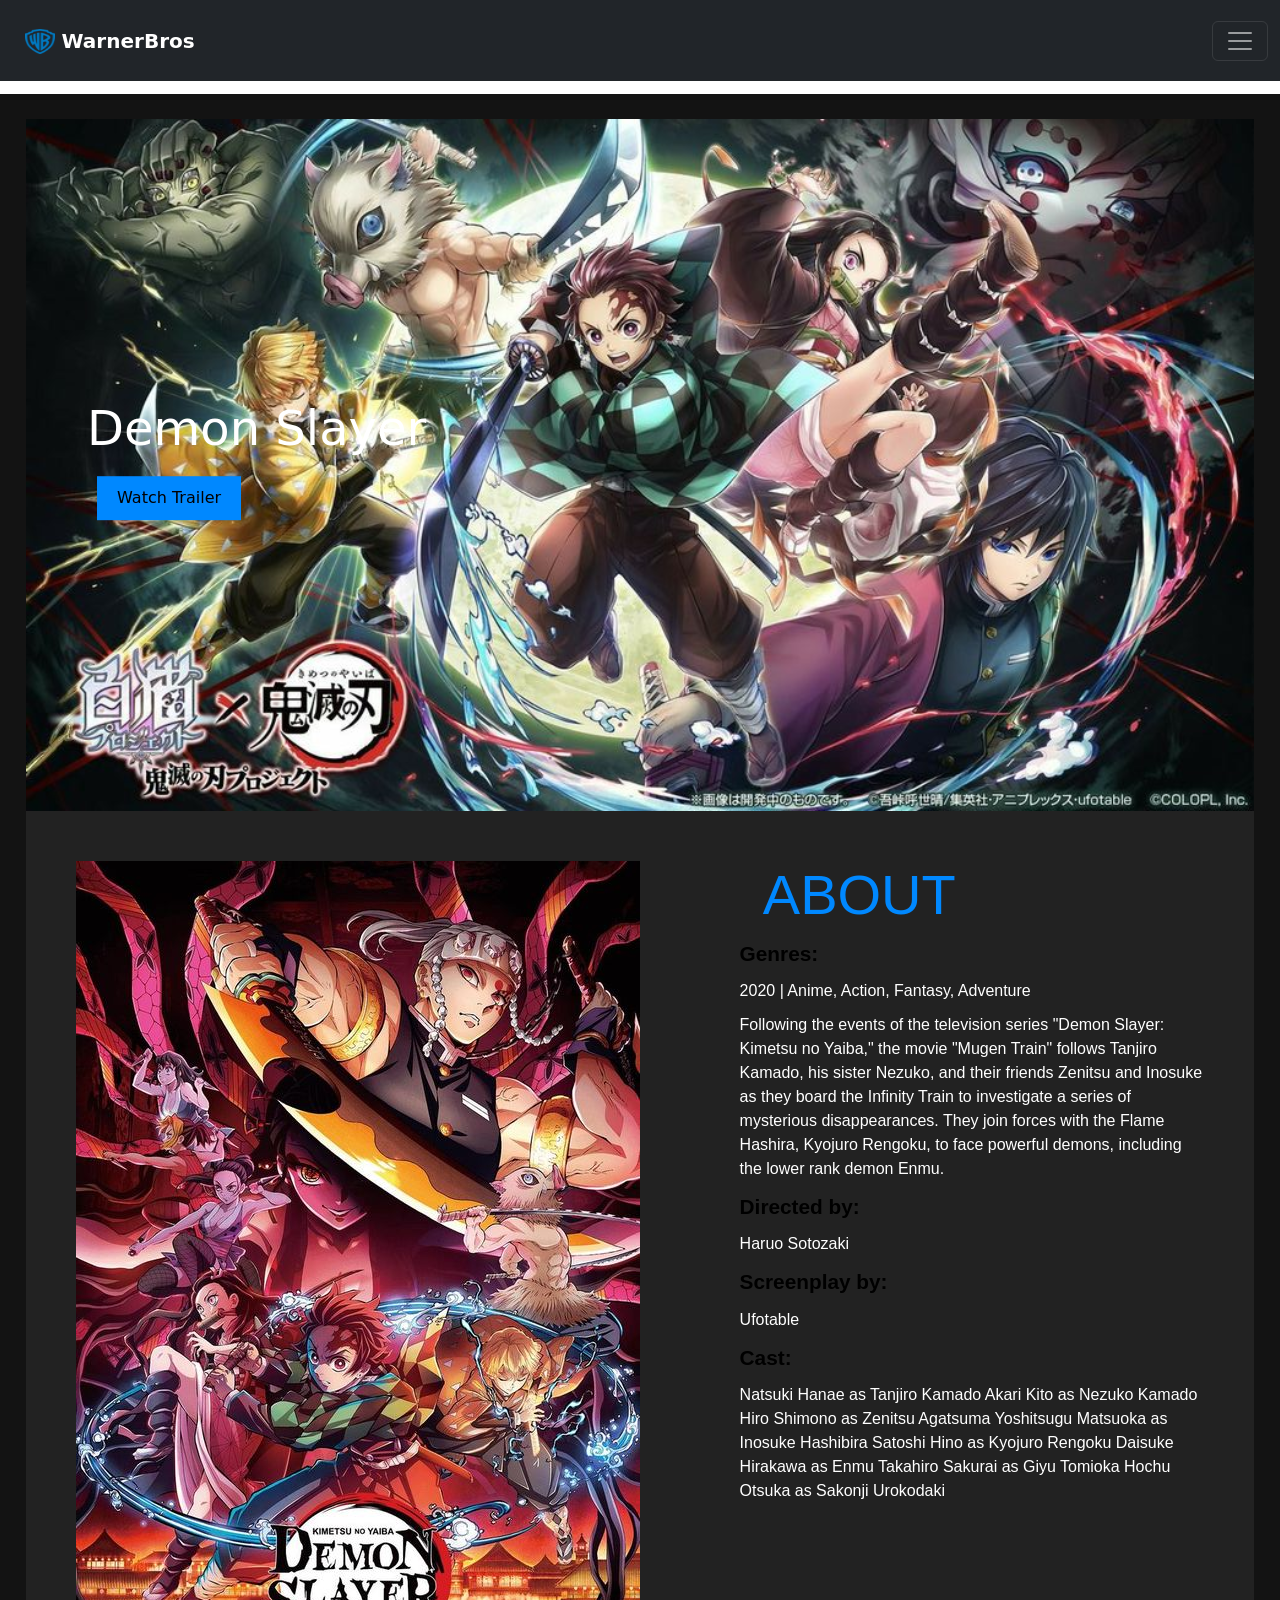
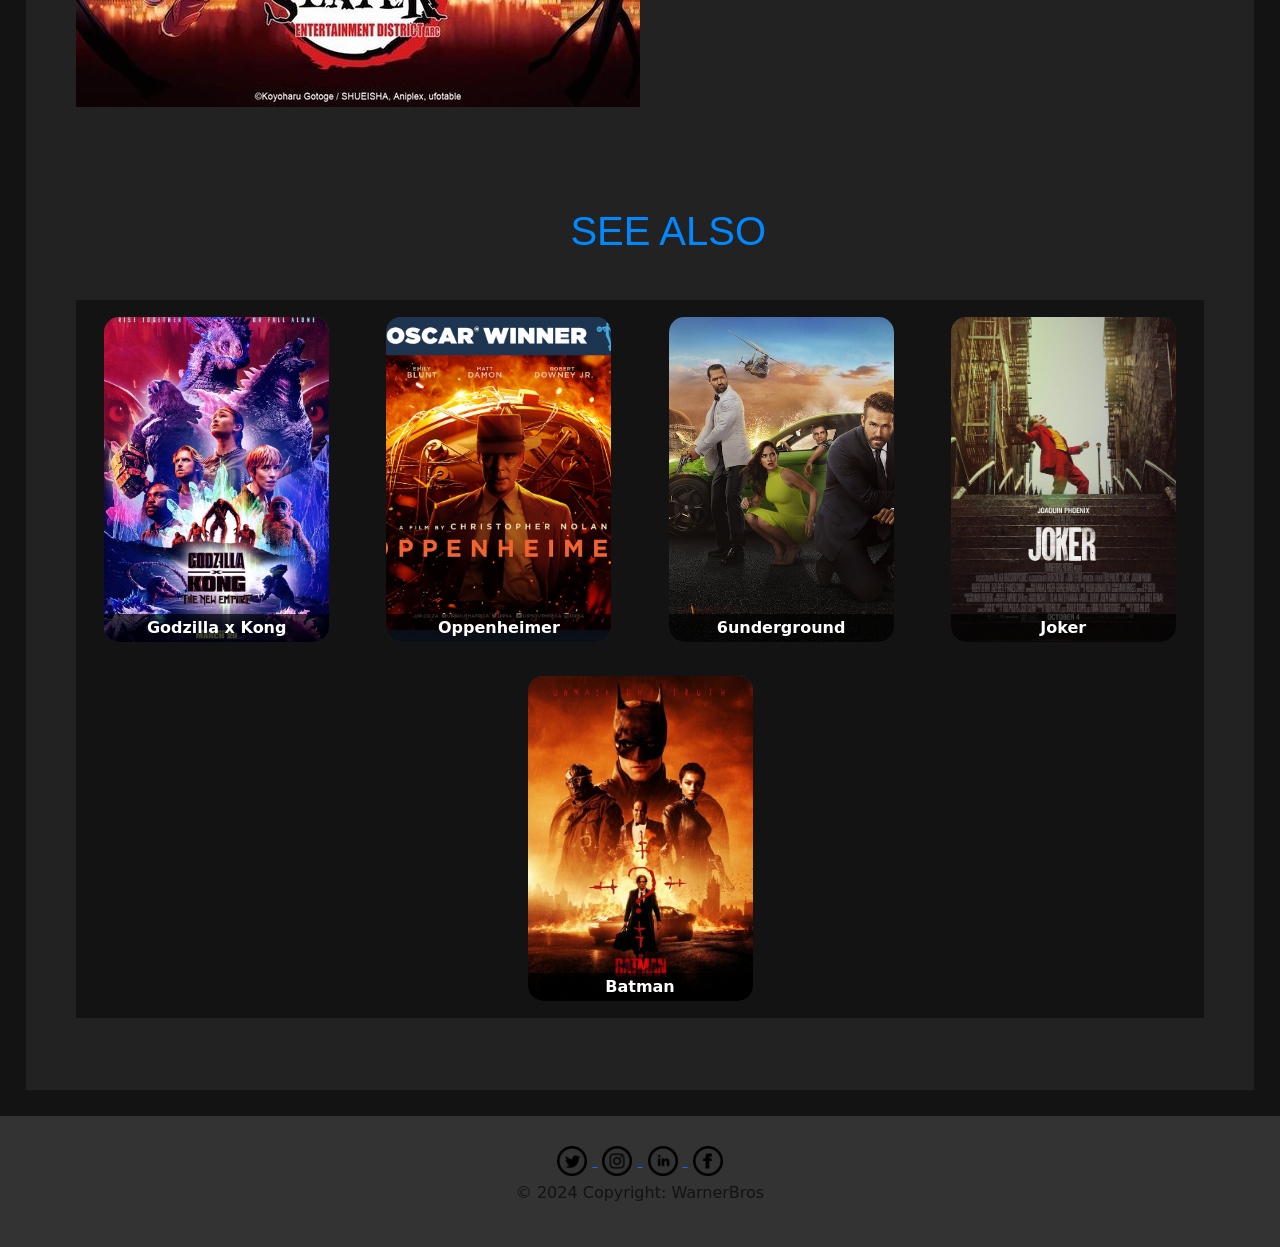
<file: demonslayer.html>
<!DOCTYPE html>
<html lang="en">
<head>
    <meta charset="UTF-8">
    <meta name="viewport" content="width=device-width, initial-scale=1.0">
    <title>Demon Slayer</title>
    <link rel="stylesheet" href="style.css">
    <link rel="stylesheet" href="style2.css">
    <link rel="stylesheet" href="style3.css">
    <link href="https://cdn.jsdelivr.net/npm/bootstrap@5.3.3/dist/css/bootstrap.min.css" rel="stylesheet" integrity="sha384-QWTKZyjpPEjISv5WaRU9OFeRpok6YctnYmDr5pNlyT2bRjXh0JMhjY6hW+ALEwIH" crossorigin="anonymous">

</head>
<body>
<header>
    <nav class="navbar navbar-dark bg-dark fixed-top">
        <div class="container-fluid">
          <a class="navbar-brand" href="#">
            <img src="Warner_Bros_logo.svg.png" alt="Logo" width="30" height="25" class="d-inline-block align-text-top">
            WarnerBros
          </a>
          <button class="navbar-toggler" type="button" data-bs-toggle="offcanvas" data-bs-target="#offcanvasDarkNavbar" aria-controls="offcanvasDarkNavbar" aria-label="Toggle navigation">
            <span class="navbar-toggler-icon"></span>
          </button>
          <div class="offcanvas offcanvas-end text-bg-dark" tabindex="-1" id="offcanvasDarkNavbar" aria-labelledby="offcanvasDarkNavbarLabel">
            <div class="offcanvas-header">
              <button type="button" class="btn-close btn-close-white" data-bs-dismiss="offcanvas" aria-label="Close"></button>
            </div>
            <div class="offcanvas-body">
              <ul class="navbar-nav justify-content-end flex-grow-1 pe-3">
                <li class="nav-item">
                  <a class="nav-link active" aria-current="page" href="index.html">Home</a>

                </li>
                <li class="nav-item">
                  <a class="nav-link" href="movies.html">Movies</a>

                </li>
                <li class="nav-item">
                  <a class="nav-link" href="shows.html">TV Shows</a>

                </li>
                <li class="nav-item">
                  <a class="nav-link" href="games.html">Apps & Games</a>

                </li>
                <li class="nav-item">
                  <a class="nav-link" href="login.html">Account</a>


                </li>

              </ul>
              <form class="d-flex mt-3" role="search">
                <input class="form-control me-2" type="search" placeholder="Search" aria-label="Search">
                <button class="btn btn-success" type="submit">Search</button>
              </form>
            </div>
          </div>
        </div>
      </nav>

</header>
    <main>
        <section class="hero">
            <img src="demonslayer2.jpg" alt="topboy">
            <div class="hero-text">
                <h1>Demon Slayer</h1>
                <a href="https://www.youtube.com/watch?v=VQGCKyvzIM4" class="button-link">
                  <button>Watch Trailer</button>
                </a>
              
            </div>
        </section>

        <section class="about">
            <img src="demonslayer.jpg" alt="topboyposter">
            <div class="about-text">
                <h2>About</h2>
                <p><strong>Genres:</strong></p>
                <p>2020 | Anime, Action, Fantasy, Adventure</p>
                <p> Following the events of the television series "Demon Slayer: Kimetsu no Yaiba," the movie "Mugen Train" follows Tanjiro Kamado, his sister Nezuko, and their friends Zenitsu and Inosuke as they board the Infinity Train to investigate a series of mysterious disappearances. They join forces with the Flame Hashira, Kyojuro Rengoku, to face powerful demons, including the lower rank demon Enmu.</p>
                <p><strong>Directed by:</strong> </p>
                <p>Haruo Sotozaki</p>
                <p><strong>Screenplay by:</strong> </p>
                <p>Ufotable</p>
                <p><strong>Cast:</strong> </p>
                <p>Natsuki Hanae as Tanjiro Kamado
                  Akari Kito as Nezuko Kamado
                  Hiro Shimono as Zenitsu Agatsuma
                  Yoshitsugu Matsuoka as Inosuke Hashibira
                  Satoshi Hino as Kyojuro Rengoku
                  Daisuke Hirakawa as Enmu
                  Takahiro Sakurai as Giyu Tomioka
                  Hochu Otsuka as Sakonji Urokodaki</p>
            </div>
        </section>

        <section class="see-also">
          <h2>SEE ALSO</h2>
          <div class="video">
           <a href="godzilla.html" class="thumbnail">
             <img src="godzilla.jpg" alt="Video5">
             <div class="title">Godzilla x Kong</div>
           </a>
           <div class="thumbnail">
             <img src="oppenheimer.jpg" alt="Video 6">
             <div class="title">Oppenheimer</div>
           </div>
           <div class="thumbnail">
             <img src="6underground.jpg" alt="Video7">
             <div class="title">6underground</div>
           </div>
           <div class="thumbnail">
             <img src="joker.jpg" alt="Video7">
             <div class="title">Joker</div>
           </div>
           <div class="thumbnail">
             <img src="batman.jpg" alt="Video7">
             <div class="title">Batman</div>
           </div> 
          </div>
        </section>

    </main>

    <footer>

      <a href="https://x.com/warnerbros">
        <img src="twitter.png" alt="twitter">
      </a>
      <a href="https://x.com/warnerbros">
        <img src="instagram.png" alt="instagram">
      </a>
      <a href="https://x.com/warnerbros">
        <img src="linkdln.png" alt="linkdln">
      </a>
      <a href="https://x.com/warnerbros">
        <img src="facebook.png" alt="facebook">
      </a>

      <p> © 2024 Copyright: WarnerBros </p>
    </footer>
   
    <script src="https://cdn.jsdelivr.net/npm/bootstrap@5.3.3/dist/js/bootstrap.bundle.min.js" integrity="sha384-YvpcrYf0tY3lHB60NNkmXc5s9fDVZLESaAA55NDzOxhy9GkcIdslK1eN7N6jIeHz" crossorigin="anonymous"></script>
</body>
</html>
</file>
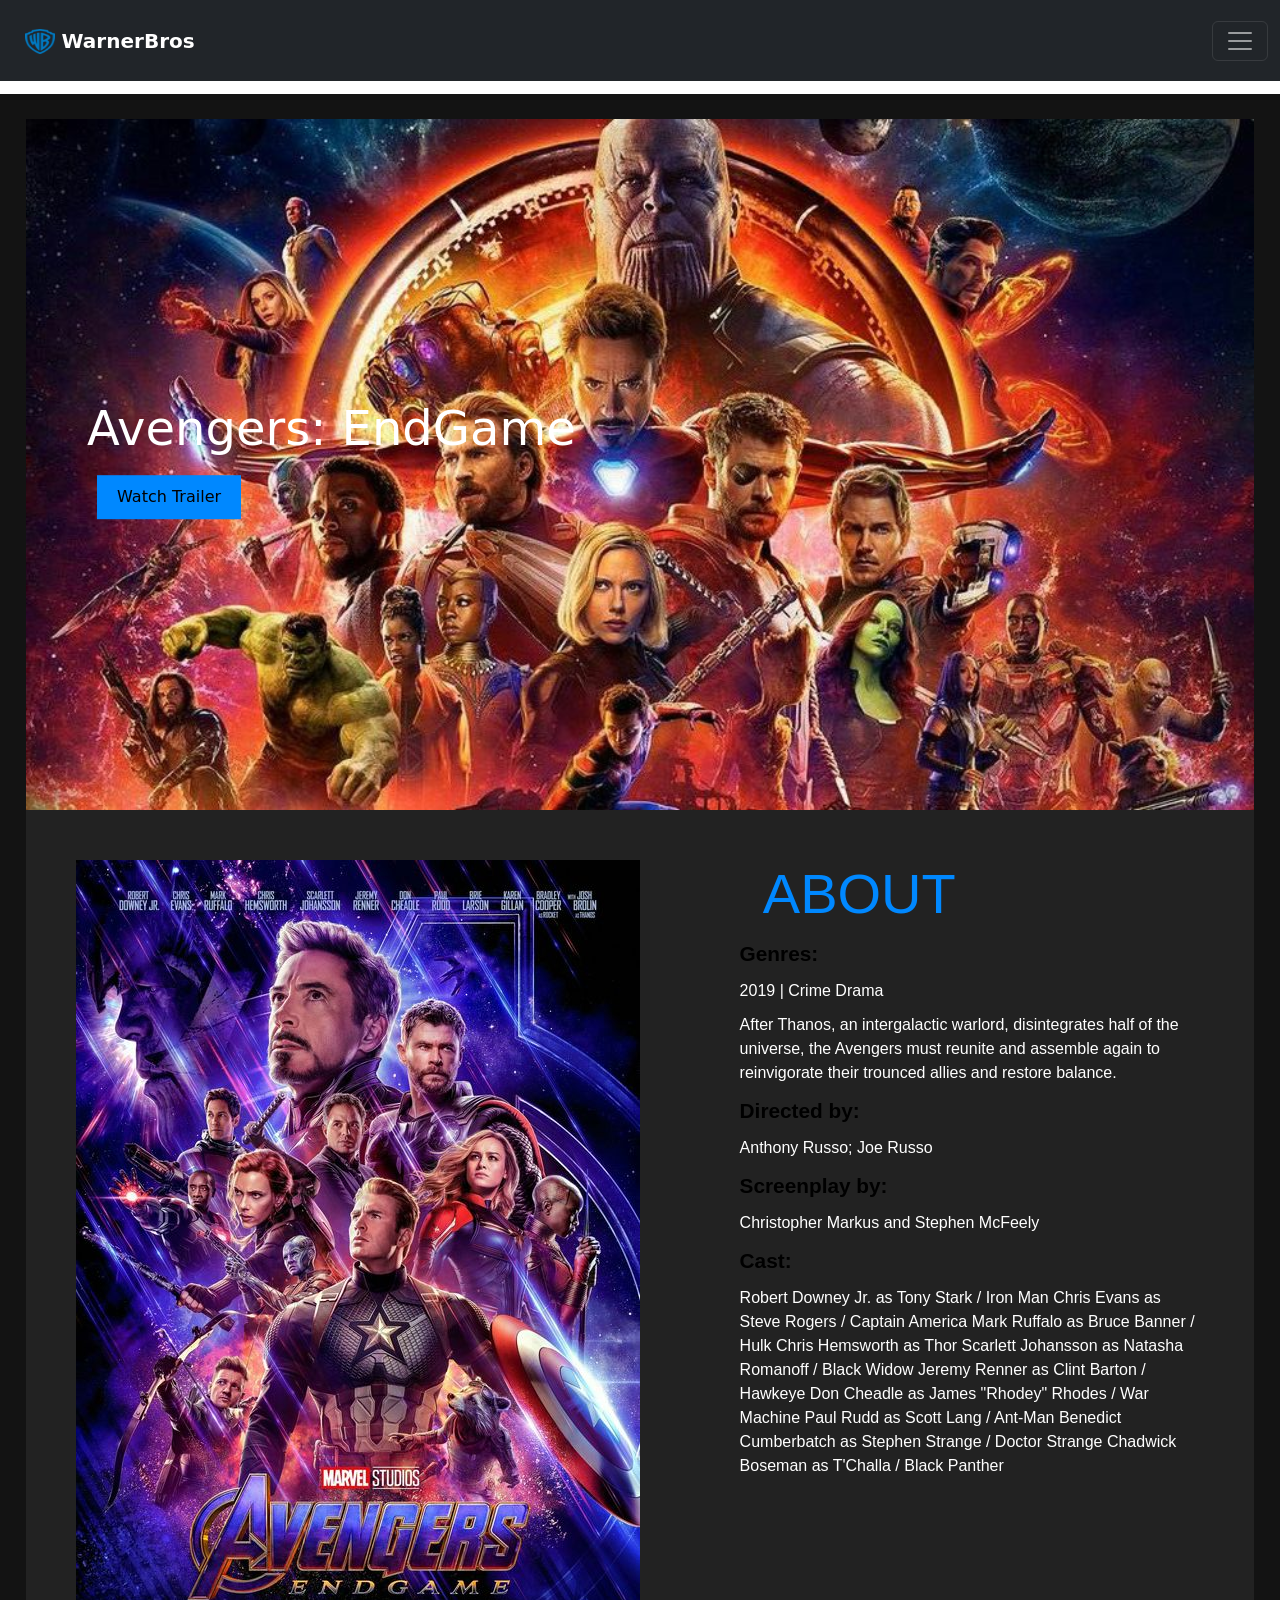
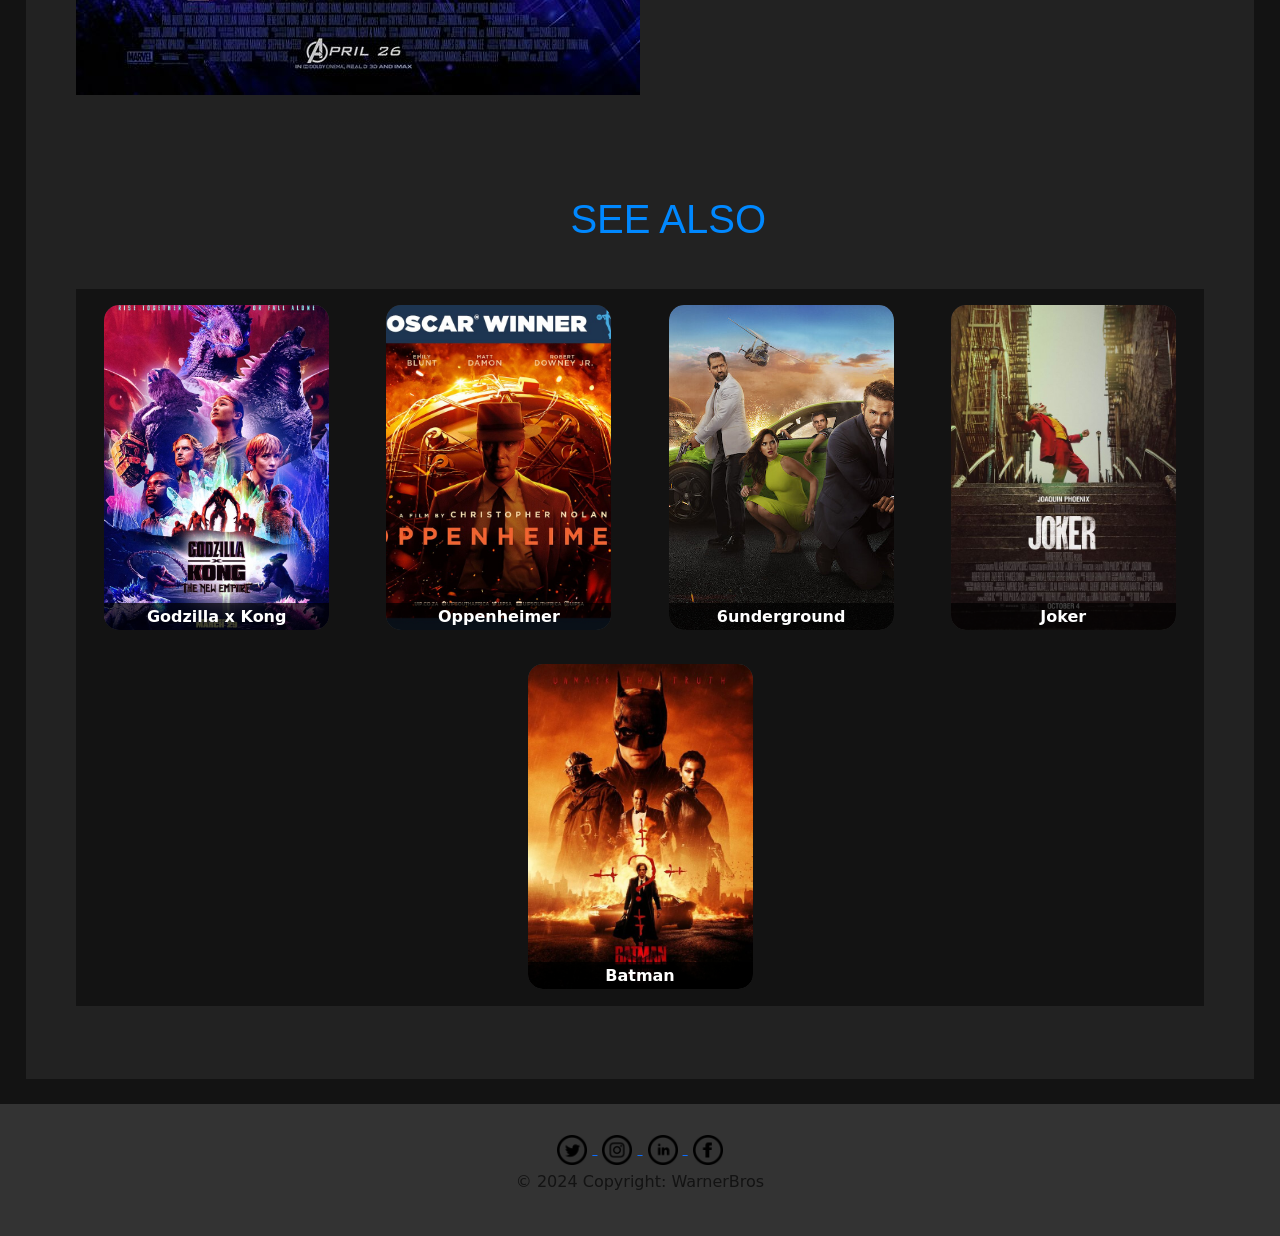
<file: endgame.html>
<!DOCTYPE html>
<html lang="en">
<head>
    <meta charset="UTF-8">
    <meta name="viewport" content="width=device-width, initial-scale=1.0">
    <title>Endgame</title>
    <link rel="stylesheet" href="style.css">
    <link rel="stylesheet" href="style2.css">
    <link rel="stylesheet" href="style3.css">
    <link href="https://cdn.jsdelivr.net/npm/bootstrap@5.3.3/dist/css/bootstrap.min.css" rel="stylesheet" integrity="sha384-QWTKZyjpPEjISv5WaRU9OFeRpok6YctnYmDr5pNlyT2bRjXh0JMhjY6hW+ALEwIH" crossorigin="anonymous">

</head>
<body>
<header>
    <nav class="navbar navbar-dark bg-dark fixed-top">
        <div class="container-fluid">
          <a class="navbar-brand" href="#">
            <img src="Warner_Bros_logo.svg.png" alt="Logo" width="30" height="25" class="d-inline-block align-text-top">
            WarnerBros
          </a>
          <button class="navbar-toggler" type="button" data-bs-toggle="offcanvas" data-bs-target="#offcanvasDarkNavbar" aria-controls="offcanvasDarkNavbar" aria-label="Toggle navigation">
            <span class="navbar-toggler-icon"></span>
          </button>
          <div class="offcanvas offcanvas-end text-bg-dark" tabindex="-1" id="offcanvasDarkNavbar" aria-labelledby="offcanvasDarkNavbarLabel">
            <div class="offcanvas-header">
              <button type="button" class="btn-close btn-close-white" data-bs-dismiss="offcanvas" aria-label="Close"></button>
            </div>
            <div class="offcanvas-body">
              <ul class="navbar-nav justify-content-end flex-grow-1 pe-3">
                <li class="nav-item">
                  <a class="nav-link active" aria-current="page" href="index.html">Home</a>

                </li>
                <li class="nav-item">
                  <a class="nav-link" href="movies.html">Movies</a>

                </li>
                <li class="nav-item">
                  <a class="nav-link" href="shows.html">TV Shows</a>

                </li>
                <li class="nav-item">
                  <a class="nav-link" href="games.html">Apps & Games</a>

                </li>
                <li class="nav-item">
                  <a class="nav-link" href="login.html">Account</a>


                </li>

              </ul>
              <form class="d-flex mt-3" role="search">
                <input class="form-control me-2" type="search" placeholder="Search" aria-label="Search">
                <button class="btn btn-success" type="submit">Search</button>
              </form>
            </div>
          </div>
        </div>
      </nav>

</header>
    <main>
        <section class="hero">
            <img src="endgame2.jpg" alt="topboy">
            <div class="hero-text">
                <h1>Avengers: EndGame</h1>
                <a href="https://www.youtube.com/watch?v=TcMBFSGVi1c" class="button-link">
                  <button>Watch Trailer</button>
                </a>
              
            </div>
        </section>

        <section class="about">
            <img src="endgame.jpg" alt="topboyposter">
            <div class="about-text">
                <h2>About</h2>
                <p><strong>Genres:</strong></p>
                <p>2019 | Crime Drama </p>
                <p>After Thanos, an intergalactic warlord, disintegrates half of the universe, the Avengers must reunite and assemble again to reinvigorate their trounced allies and restore balance.</p>
                <p><strong>Directed by:</strong> </p>
                <p>Anthony Russo; Joe Russo</p>
                <p><strong>Screenplay by:</strong> </p>
                <p> Christopher Markus and Stephen McFeely</p>
                <p><strong>Cast:</strong> </p>
                <p>Robert Downey Jr. as Tony Stark / Iron Man
                  Chris Evans as Steve Rogers / Captain America
                  Mark Ruffalo as Bruce Banner / Hulk
                  Chris Hemsworth as Thor
                  Scarlett Johansson as Natasha Romanoff / Black Widow
                  Jeremy Renner as Clint Barton / Hawkeye
                  Don Cheadle as James "Rhodey" Rhodes / War Machine
                  Paul Rudd as Scott Lang / Ant-Man
                  Benedict Cumberbatch as Stephen Strange / Doctor Strange
                  Chadwick Boseman as T'Challa / Black Panther</p>
            </div>
        </section>

        <section class="see-also">
          <h2>SEE ALSO</h2>
          <div class="video">
           <a href="godzilla.html" class="thumbnail">
             <img src="godzilla.jpg" alt="Video5">
             <div class="title">Godzilla x Kong</div>
           </a>
           <div class="thumbnail">
             <img src="oppenheimer.jpg" alt="Video 6">
             <div class="title">Oppenheimer</div>
           </div>
           <div class="thumbnail">
             <img src="6underground.jpg" alt="Video7">
             <div class="title">6underground</div>
           </div>
           <div class="thumbnail">
             <img src="joker.jpg" alt="Video7">
             <div class="title">Joker</div>
           </div>
           <div class="thumbnail">
             <img src="batman.jpg" alt="Video7">
             <div class="title">Batman</div>
           </div> 
          </div>
        </section>

    </main>

    <footer>

      <a href="https://x.com/warnerbros">
        <img src="twitter.png" alt="twitter">
      </a>
      <a href="https://x.com/warnerbros">
        <img src="instagram.png" alt="instagram">
      </a>
      <a href="https://x.com/warnerbros">
        <img src="linkdln.png" alt="linkdln">
      </a>
      <a href="https://x.com/warnerbros">
        <img src="facebook.png" alt="facebook">
      </a>

      <p> © 2024 Copyright: WarnerBros </p>
    </footer>
   
    <script src="https://cdn.jsdelivr.net/npm/bootstrap@5.3.3/dist/js/bootstrap.bundle.min.js" integrity="sha384-YvpcrYf0tY3lHB60NNkmXc5s9fDVZLESaAA55NDzOxhy9GkcIdslK1eN7N6jIeHz" crossorigin="anonymous"></script>
</body>
</html>
</file>
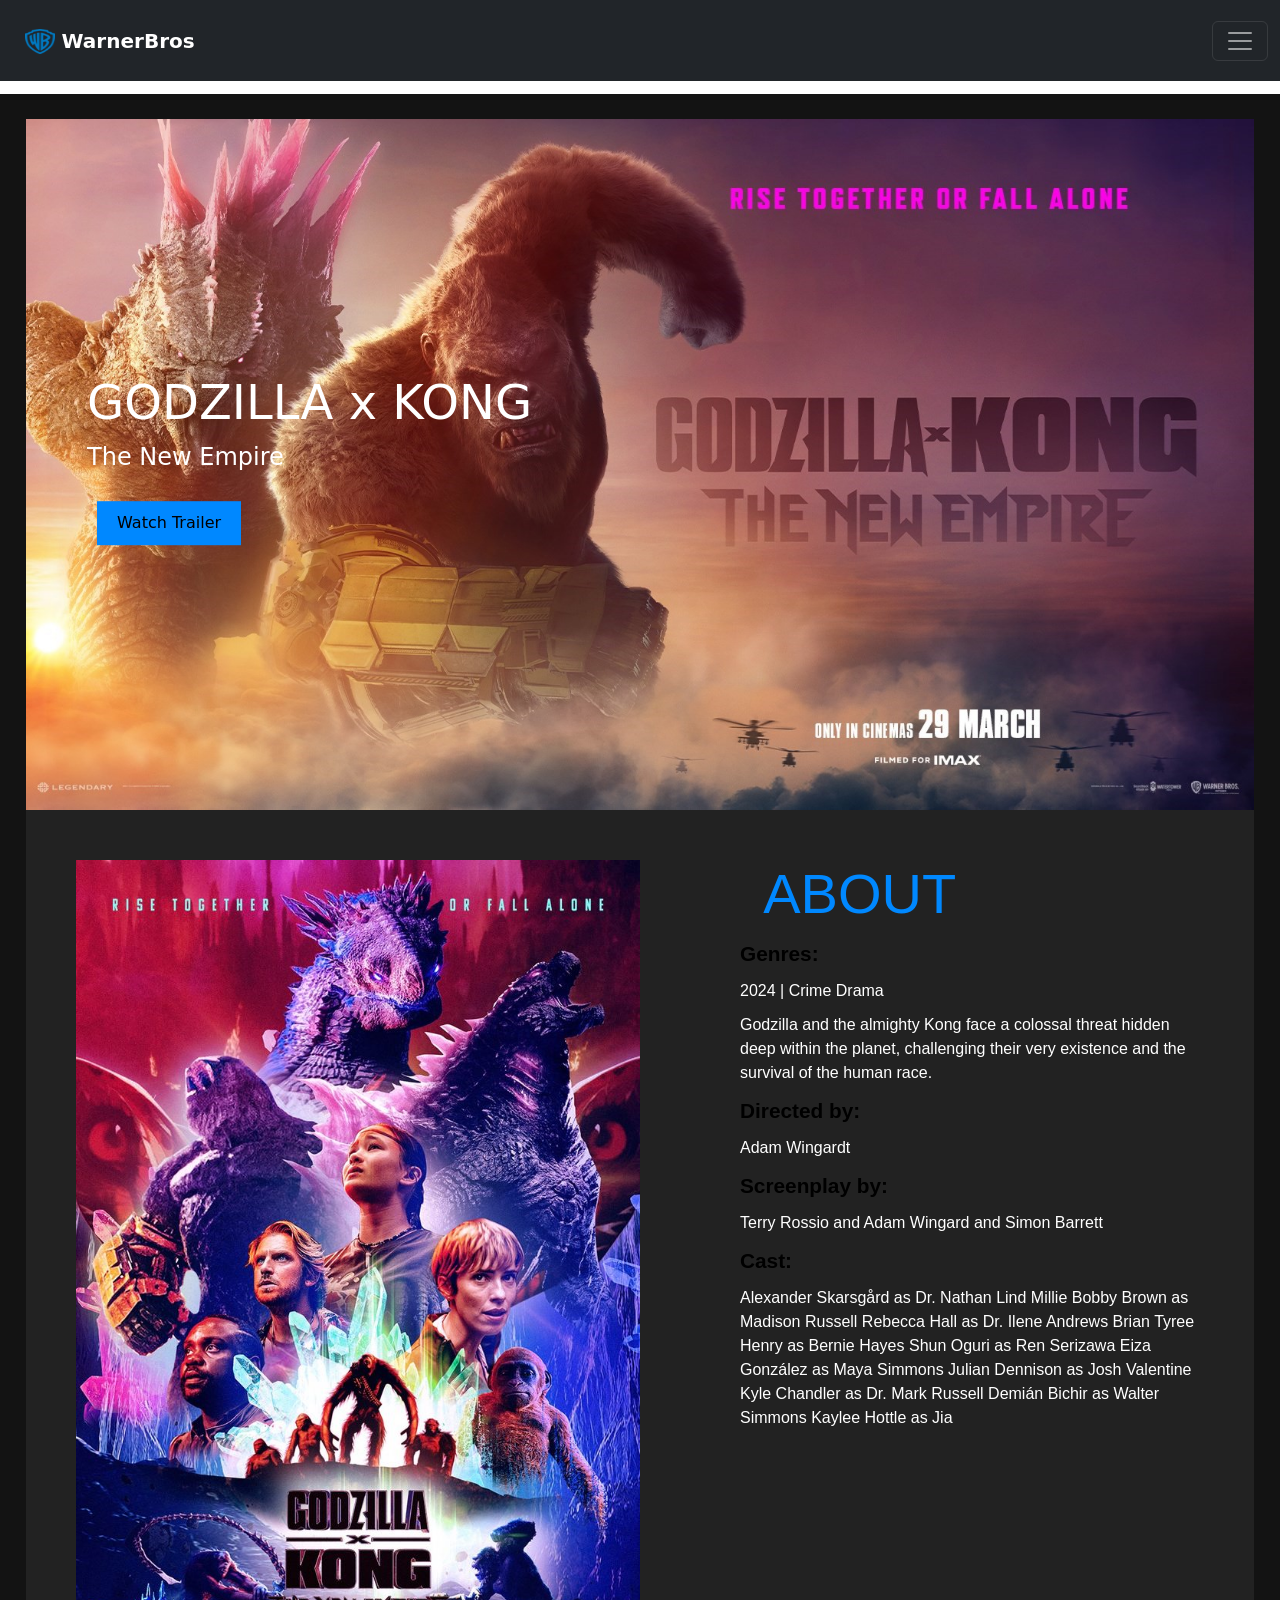
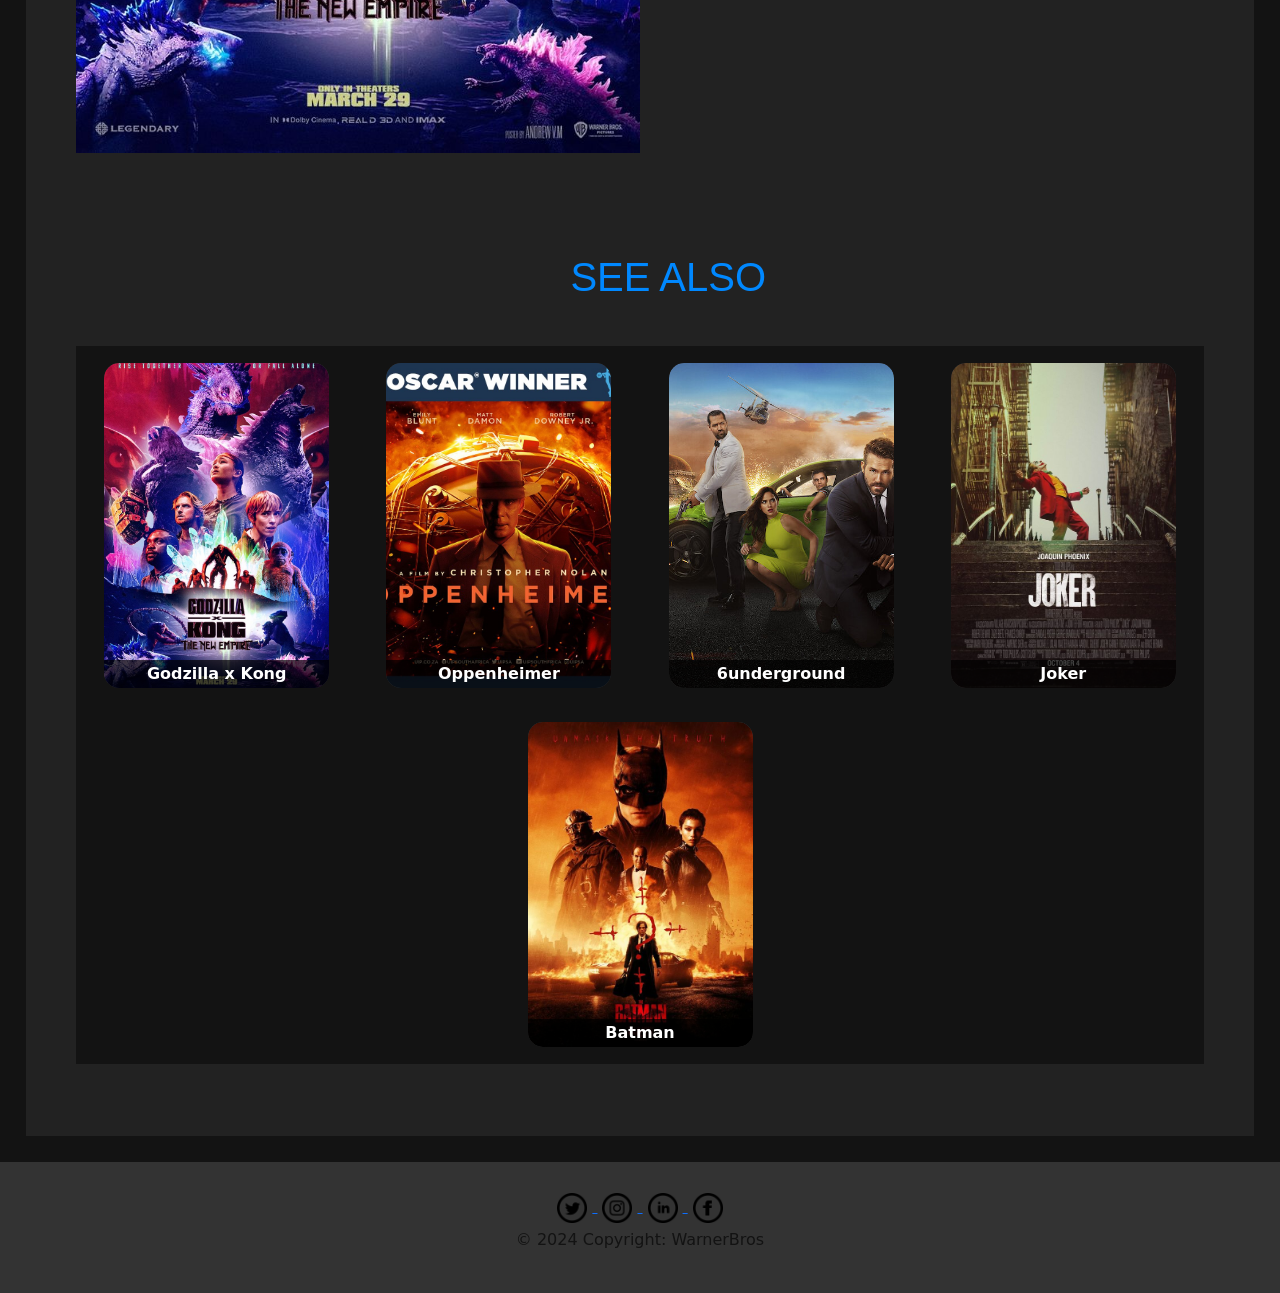
<file: godzilla.html>
<!DOCTYPE html>
<html lang="en">
<head>
    <meta charset="UTF-8">
    <meta name="viewport" content="width=device-width, initial-scale=1.0">
    <title>GODZILLA x KONG</title>
    <link rel="stylesheet" href="style.css">
    <link rel="stylesheet" href="style2.css">
    <link rel="stylesheet" href="style3.css">
    <link href="https://cdn.jsdelivr.net/npm/bootstrap@5.3.3/dist/css/bootstrap.min.css" rel="stylesheet" integrity="sha384-QWTKZyjpPEjISv5WaRU9OFeRpok6YctnYmDr5pNlyT2bRjXh0JMhjY6hW+ALEwIH" crossorigin="anonymous">

</head>
<body>
<header>
    <nav class="navbar navbar-dark bg-dark fixed-top">
        <div class="container-fluid">
          <a class="navbar-brand" href="#">
            <img src="Warner_Bros_logo.svg.png" alt="Logo" width="30" height="25" class="d-inline-block align-text-top">
            WarnerBros
          </a>
          <button class="navbar-toggler" type="button" data-bs-toggle="offcanvas" data-bs-target="#offcanvasDarkNavbar" aria-controls="offcanvasDarkNavbar" aria-label="Toggle navigation">
            <span class="navbar-toggler-icon"></span>
          </button>
          <div class="offcanvas offcanvas-end text-bg-dark" tabindex="-1" id="offcanvasDarkNavbar" aria-labelledby="offcanvasDarkNavbarLabel">
            <div class="offcanvas-header">
              <button type="button" class="btn-close btn-close-white" data-bs-dismiss="offcanvas" aria-label="Close"></button>
            </div>
            <div class="offcanvas-body">
              <ul class="navbar-nav justify-content-end flex-grow-1 pe-3">
                <li class="nav-item">
                  <a class="nav-link active" aria-current="page" href="index.html">Home</a>

                </li>
                <li class="nav-item">
                  <a class="nav-link" href="movies.html">Movies</a>

                </li>
                <li class="nav-item">
                  <a class="nav-link" href="shows.html">TV Shows</a>

                </li>
                <li class="nav-item">
                  <a class="nav-link" href="games.html">Apps & Games</a>

                </li>
                <li class="nav-item">
                  <a class="nav-link" href="login.html">Account</a>


                </li>

              </ul>
              <form class="d-flex mt-3" role="search">
                <input class="form-control me-2" type="search" placeholder="Search" aria-label="Search">
                <button class="btn btn-success" type="submit">Search</button>
              </form>
            </div>
          </div>
        </div>
      </nav>

</header>
    <main>
        <section class="hero">
            <img src="GodzillaxKong.jpg" alt="godzilla">
            <div class="hero-text">
                <h1>GODZILLA x KONG</h1>
                <P>The New Empire</P>
                <a href="https://www.youtube.com/watch?v=qqrpMRDuPfc" class="button-link">
                  <button>Watch Trailer</button>
                </a>
              
            </div>
        </section>

        <section class="about">
            <img src="godzilla.jpg" alt="topboyposter">
            <div class="about-text">
                <h2>About</h2>
                <p><strong>Genres:</strong></p>
                <p>2024 | Crime Drama </p>
                <p>Godzilla and the almighty Kong face a colossal threat hidden deep within the planet, challenging their very existence and the survival of the human race.</p>
                <p><strong>Directed by:</strong> </p>
                <p>Adam Wingardt</p>
                <p><strong>Screenplay by:</strong> </p>
                <p> Terry Rossio and Adam Wingard and Simon Barrett</p>
                <p><strong>Cast:</strong> </p>
                <p>Alexander Skarsgård as Dr. Nathan Lind
                  Millie Bobby Brown as Madison Russell
                  Rebecca Hall as Dr. Ilene Andrews
                  Brian Tyree Henry as Bernie Hayes
                  Shun Oguri as Ren Serizawa
                  Eiza González as Maya Simmons
                  Julian Dennison as Josh Valentine
                  Kyle Chandler as Dr. Mark Russell
                  Demián Bichir as Walter Simmons
                  Kaylee Hottle as Jia</p>
            </div>
        </section>

        <section class="see-also">
          <h2>SEE ALSO</h2>
          <div class="video">
           <a href="godzilla.html" class="thumbnail">
             <img src="godzilla.jpg" alt="Video5">
             <div class="title">Godzilla x Kong</div>
           </a>
           <div class="thumbnail">
             <img src="oppenheimer.jpg" alt="Video 6">
             <div class="title">Oppenheimer</div>
           </div>
           <div class="thumbnail">
             <img src="6underground.jpg" alt="Video7">
             <div class="title">6underground</div>
           </div>
           <div class="thumbnail">
             <img src="joker.jpg" alt="Video7">
             <div class="title">Joker</div>
           </div>
           <div class="thumbnail">
             <img src="batman.jpg" alt="Video7">
             <div class="title">Batman</div>
           </div> 
          </div>
        </section>

    </main>

    <footer>

      <a href="https://x.com/warnerbros">
        <img src="twitter.png" alt="twitter">
      </a>
      <a href="https://x.com/warnerbros">
        <img src="instagram.png" alt="instagram">
      </a>
      <a href="https://x.com/warnerbros">
        <img src="linkdln.png" alt="linkdln">
      </a>
      <a href="https://x.com/warnerbros">
        <img src="facebook.png" alt="facebook">
      </a>

      <p> © 2024 Copyright: WarnerBros </p>
    </footer>
   
    <script src="https://cdn.jsdelivr.net/npm/bootstrap@5.3.3/dist/js/bootstrap.bundle.min.js" integrity="sha384-YvpcrYf0tY3lHB60NNkmXc5s9fDVZLESaAA55NDzOxhy9GkcIdslK1eN7N6jIeHz" crossorigin="anonymous"></script>
</body>
</html>
</file>
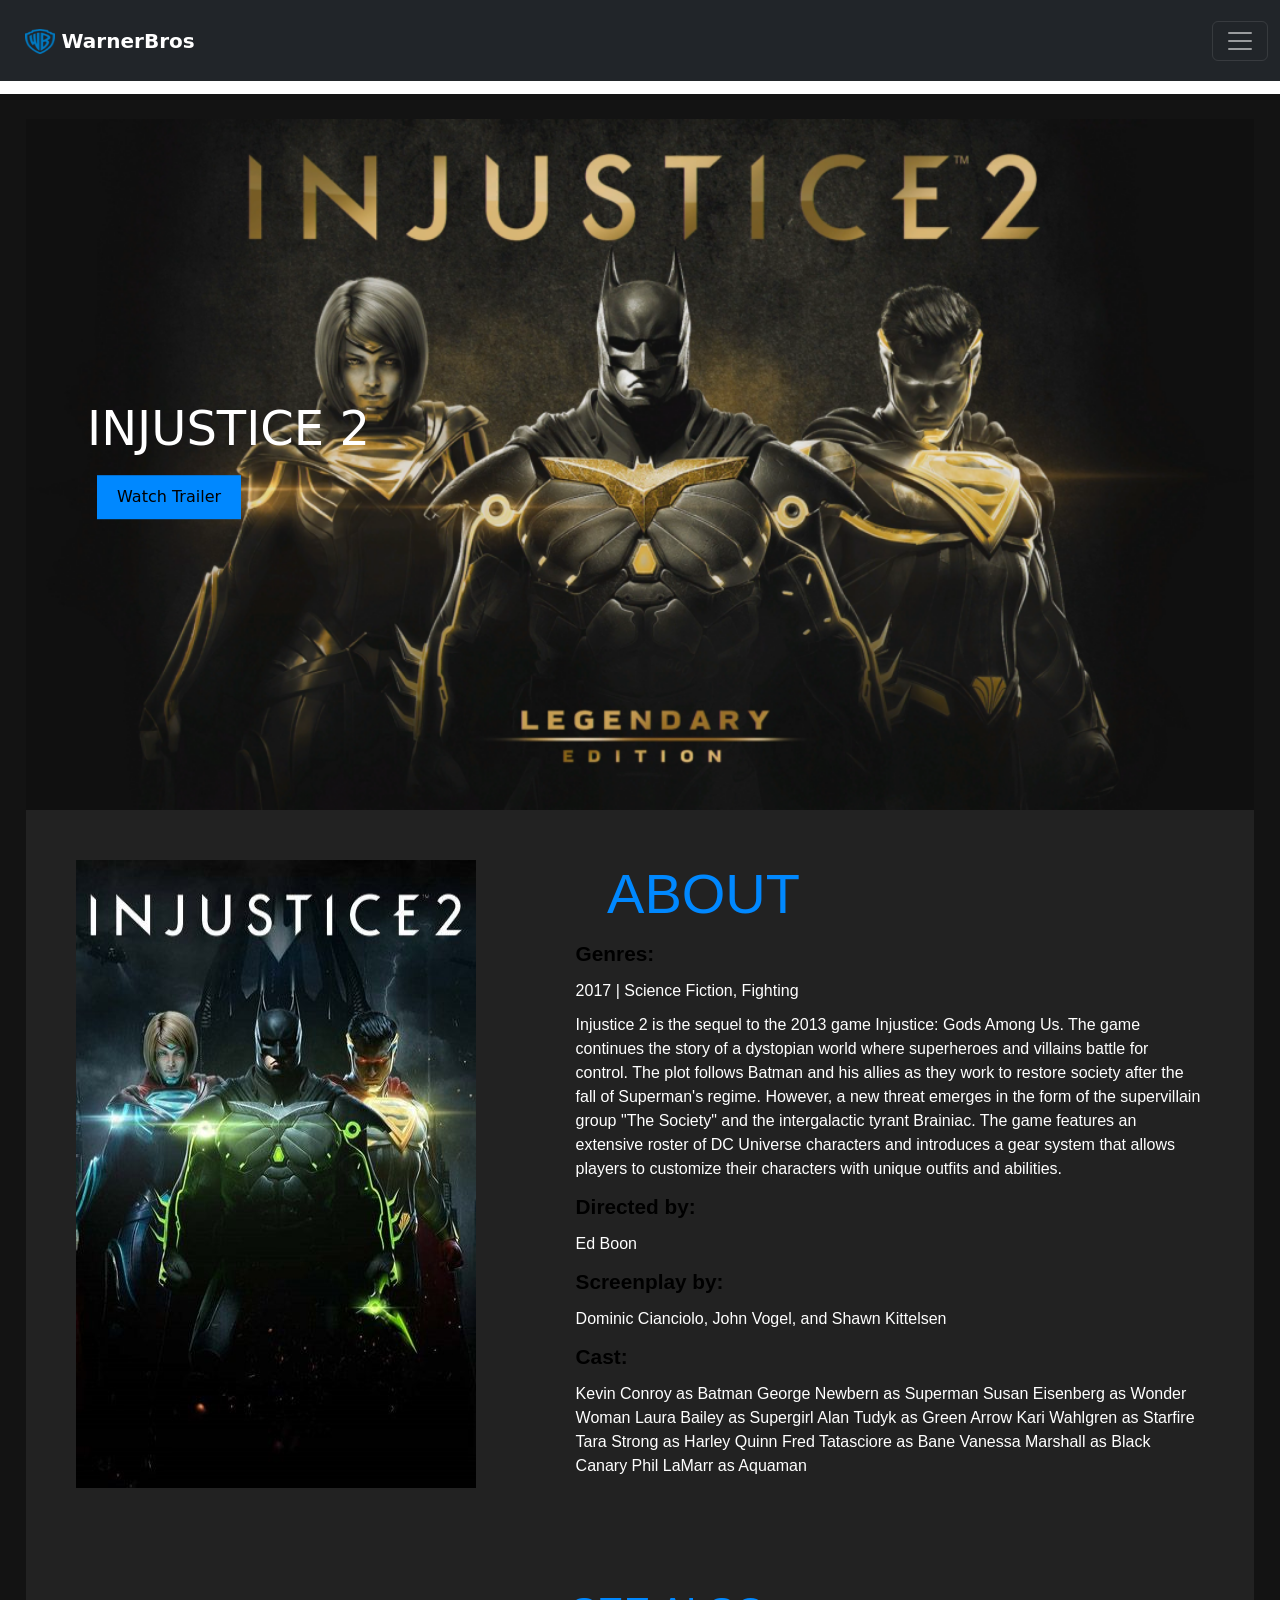
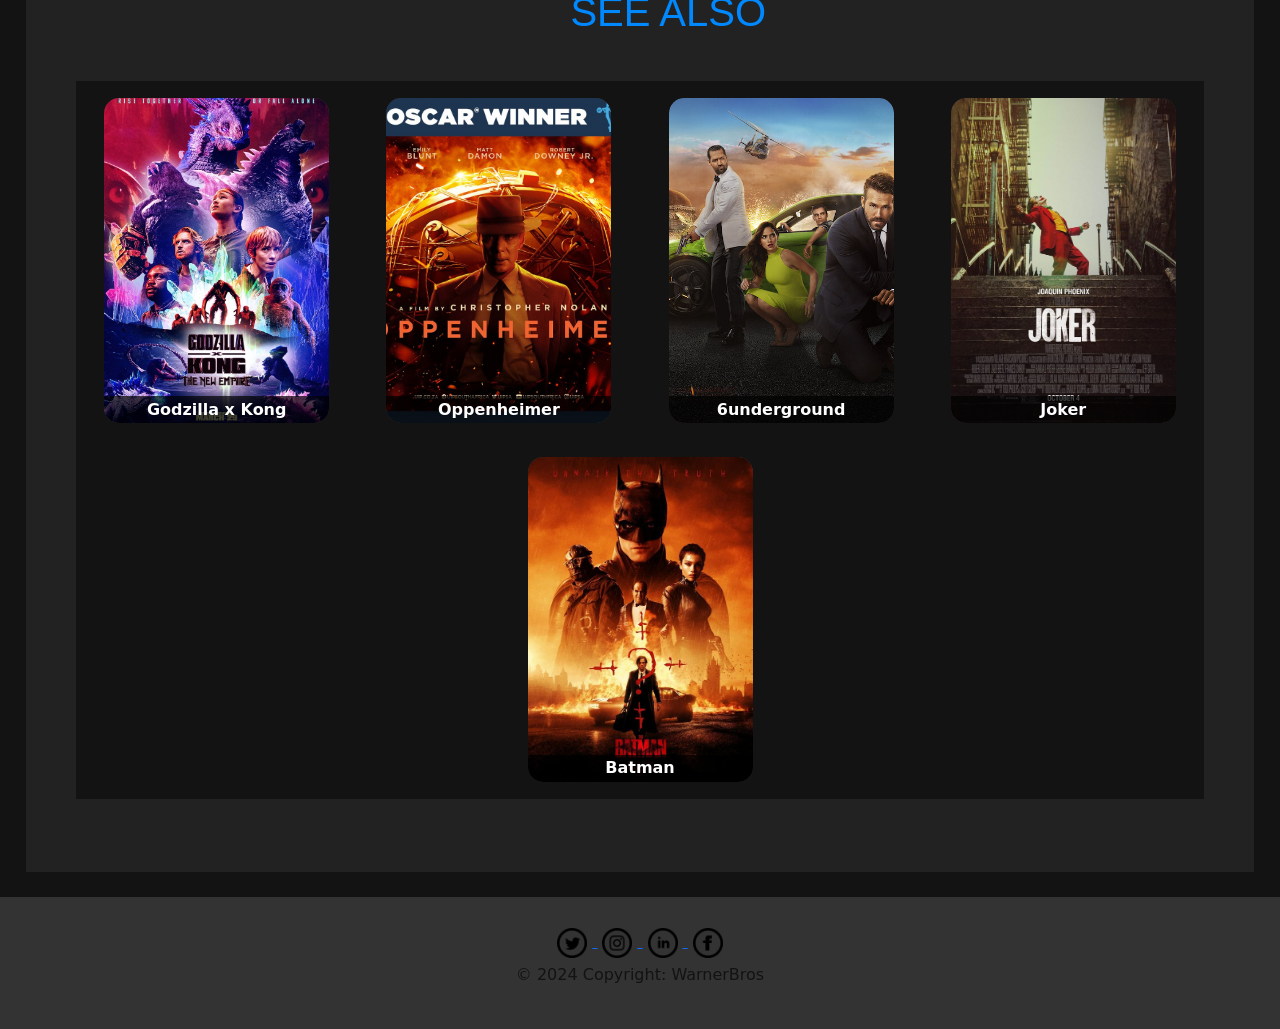
<file: injustice.html>
<!DOCTYPE html>
<html lang="en">
<head>
    <meta charset="UTF-8">
    <meta name="viewport" content="width=device-width, initial-scale=1.0">
    <title>INJUSTICE 2</title>
    <link rel="stylesheet" href="style.css">
    <link rel="stylesheet" href="style2.css">
    <link rel="stylesheet" href="style3.css">
    <link href="https://cdn.jsdelivr.net/npm/bootstrap@5.3.3/dist/css/bootstrap.min.css" rel="stylesheet" integrity="sha384-QWTKZyjpPEjISv5WaRU9OFeRpok6YctnYmDr5pNlyT2bRjXh0JMhjY6hW+ALEwIH" crossorigin="anonymous">

</head>
<body>
<header>
    <nav class="navbar navbar-dark bg-dark fixed-top">
        <div class="container-fluid">
          <a class="navbar-brand" href="#">
            <img src="Warner_Bros_logo.svg.png" alt="Logo" width="30" height="25" class="d-inline-block align-text-top">
            WarnerBros
          </a>
          <button class="navbar-toggler" type="button" data-bs-toggle="offcanvas" data-bs-target="#offcanvasDarkNavbar" aria-controls="offcanvasDarkNavbar" aria-label="Toggle navigation">
            <span class="navbar-toggler-icon"></span>
          </button>
          <div class="offcanvas offcanvas-end text-bg-dark" tabindex="-1" id="offcanvasDarkNavbar" aria-labelledby="offcanvasDarkNavbarLabel">
            <div class="offcanvas-header">
              <button type="button" class="btn-close btn-close-white" data-bs-dismiss="offcanvas" aria-label="Close"></button>
            </div>
            <div class="offcanvas-body">
              <ul class="navbar-nav justify-content-end flex-grow-1 pe-3">
                <li class="nav-item">
                  <a class="nav-link active" aria-current="page" href="index.html">Home</a>

                </li>
                <li class="nav-item">
                  <a class="nav-link" href="movies.html">Movies</a>

                </li>
                <li class="nav-item">
                  <a class="nav-link" href="shows.html">TV Shows</a>

                </li>
                <li class="nav-item">
                  <a class="nav-link" href="games.html">Apps & Games</a>

                </li>
                <li class="nav-item">
                  <a class="nav-link" href="login.html">Account</a>


                </li>

              </ul>
              <form class="d-flex mt-3" role="search">
                <input class="form-control me-2" type="search" placeholder="Search" aria-label="Search">
                <button class="btn btn-success" type="submit">Search</button>
              </form>
            </div>
          </div>
        </div>
      </nav>

</header>
    <main>
        <section class="hero">
            <img src="injustice2.png" alt="topboy">
            <div class="hero-text">
                <h1>INJUSTICE 2</h1>
                <a href="https://www.youtube.com/watch?v=zSWdZVtXT7E" class="button-link">
                  <button>Watch Trailer</button>
                </a>
              
            </div>
        </section>

        <section class="about">
            <img src="injustice22.jpg" alt="topboyposter">
            <div class="about-text">
                <h2>About</h2>
                <p><strong>Genres:</strong></p>
                <p>2017 | Science Fiction, Fighting</p>
                <p>Injustice 2 is the sequel to the 2013 game Injustice: Gods Among Us. The game continues the story of a dystopian world where superheroes and villains battle for control. The plot follows Batman and his allies as they work to restore society after the fall of Superman's regime. However, a new threat emerges in the form of the supervillain group "The Society" and the intergalactic tyrant Brainiac. The game features an extensive roster of DC Universe characters and introduces a gear system that allows players to customize their characters with unique outfits and abilities.</p>
                <p><strong>Directed by:</strong> </p>
                <p>Ed Boon</p>
                <p><strong>Screenplay by:</strong> </p>
                <p>Dominic Cianciolo, John Vogel, and Shawn Kittelsen</p>
                <p><strong>Cast:</strong> </p>
                <p>Kevin Conroy as Batman
                    George Newbern as Superman
                    Susan Eisenberg as Wonder Woman
                    Laura Bailey as Supergirl
                    Alan Tudyk as Green Arrow
                    Kari Wahlgren as Starfire
                    Tara Strong as Harley Quinn
                    Fred Tatasciore as Bane
                    Vanessa Marshall as Black Canary
                    Phil LaMarr as Aquaman</p>
            </div>
        </section>

        <section class="see-also">
          <h2>SEE ALSO</h2>
          <div class="video">
           <a href="godzilla.html" class="thumbnail">
             <img src="godzilla.jpg" alt="Video5">
             <div class="title">Godzilla x Kong</div>
           </a>
           <div class="thumbnail">
             <img src="oppenheimer.jpg" alt="Video 6">
             <div class="title">Oppenheimer</div>
           </div>
           <div class="thumbnail">
             <img src="6underground.jpg" alt="Video7">
             <div class="title">6underground</div>
           </div>
           <div class="thumbnail">
             <img src="joker.jpg" alt="Video7">
             <div class="title">Joker</div>
           </div>
           <div class="thumbnail">
             <img src="batman.jpg" alt="Video7">
             <div class="title">Batman</div>
           </div> 
          </div>
        </section>

    </main>

    <footer>

      <a href="https://x.com/warnerbros">
        <img src="twitter.png" alt="twitter">
      </a>
      <a href="https://x.com/warnerbros">
        <img src="instagram.png" alt="instagram">
      </a>
      <a href="https://x.com/warnerbros">
        <img src="linkdln.png" alt="linkdln">
      </a>
      <a href="https://x.com/warnerbros">
        <img src="facebook.png" alt="facebook">
      </a>

      <p> © 2024 Copyright: WarnerBros </p>
    </footer>
   
    <script src="https://cdn.jsdelivr.net/npm/bootstrap@5.3.3/dist/js/bootstrap.bundle.min.js" integrity="sha384-YvpcrYf0tY3lHB60NNkmXc5s9fDVZLESaAA55NDzOxhy9GkcIdslK1eN7N6jIeHz" crossorigin="anonymous"></script>
</body>
</html>
</file>
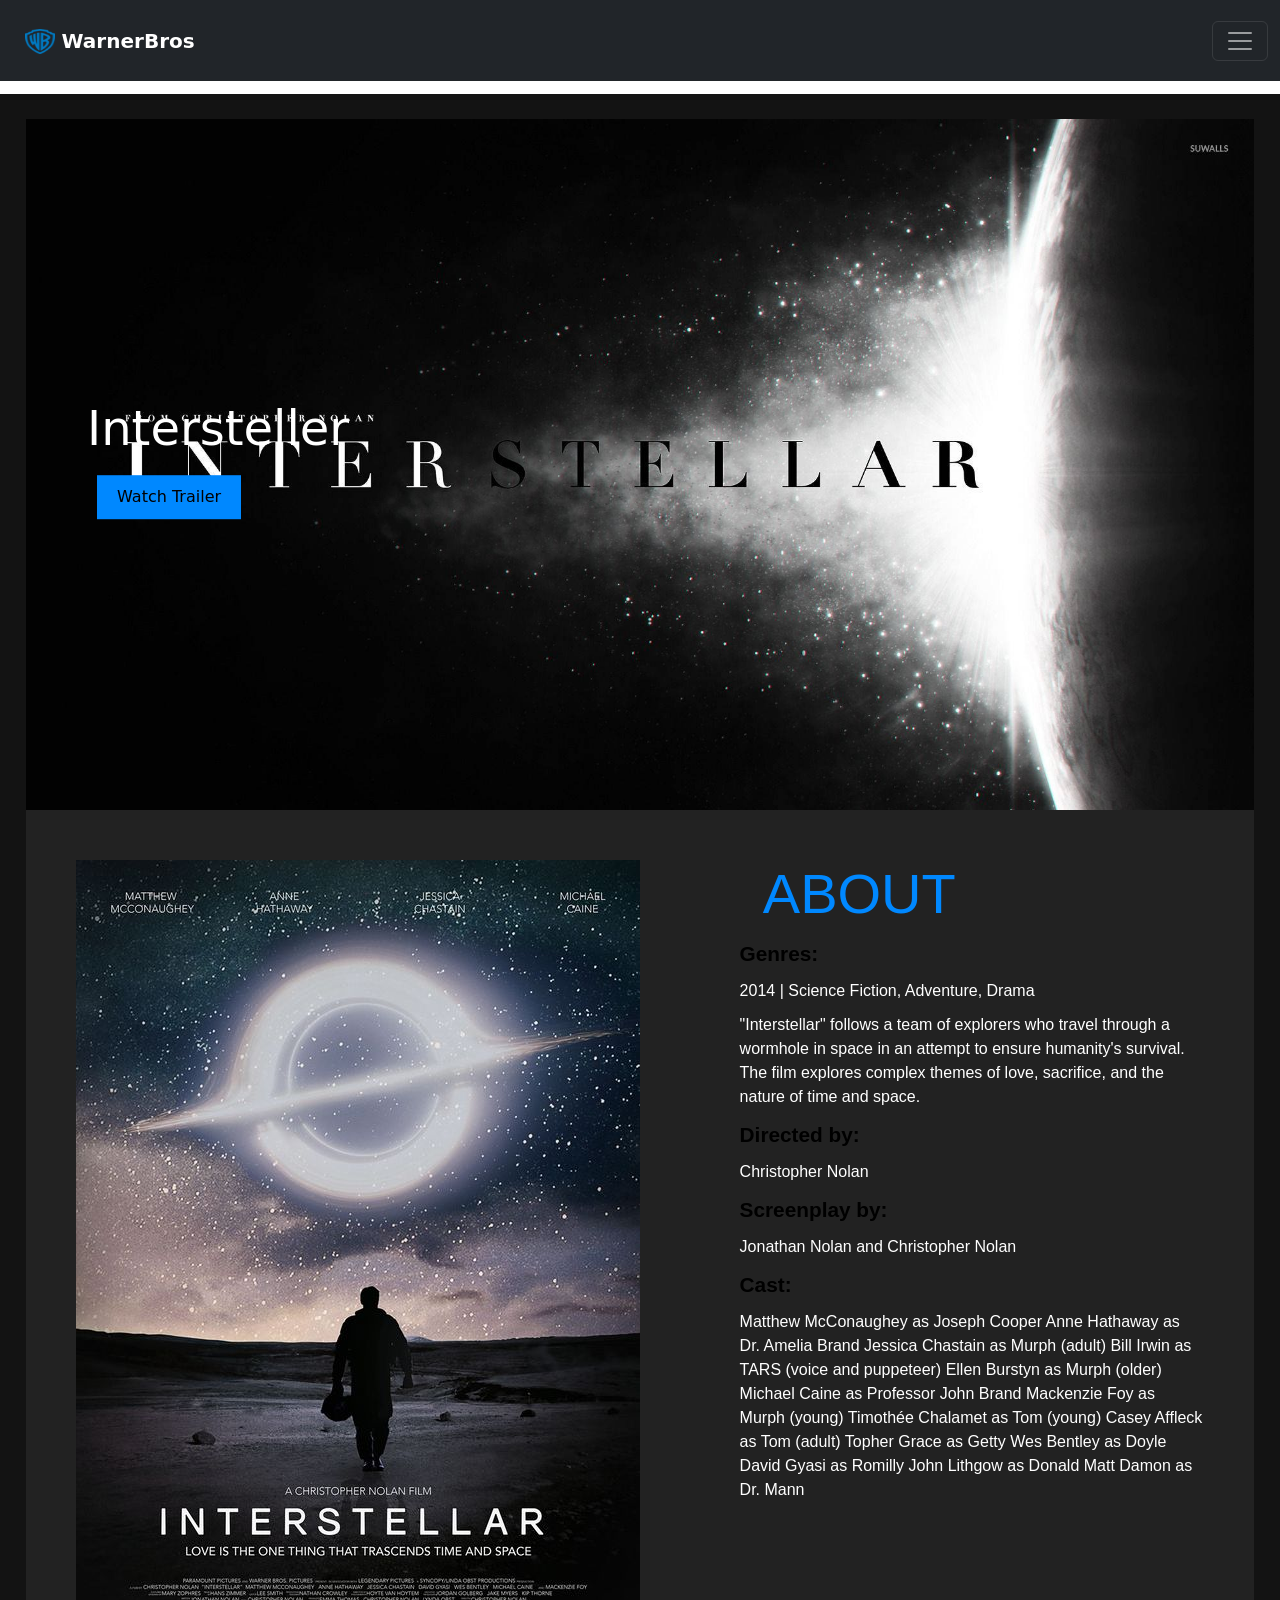
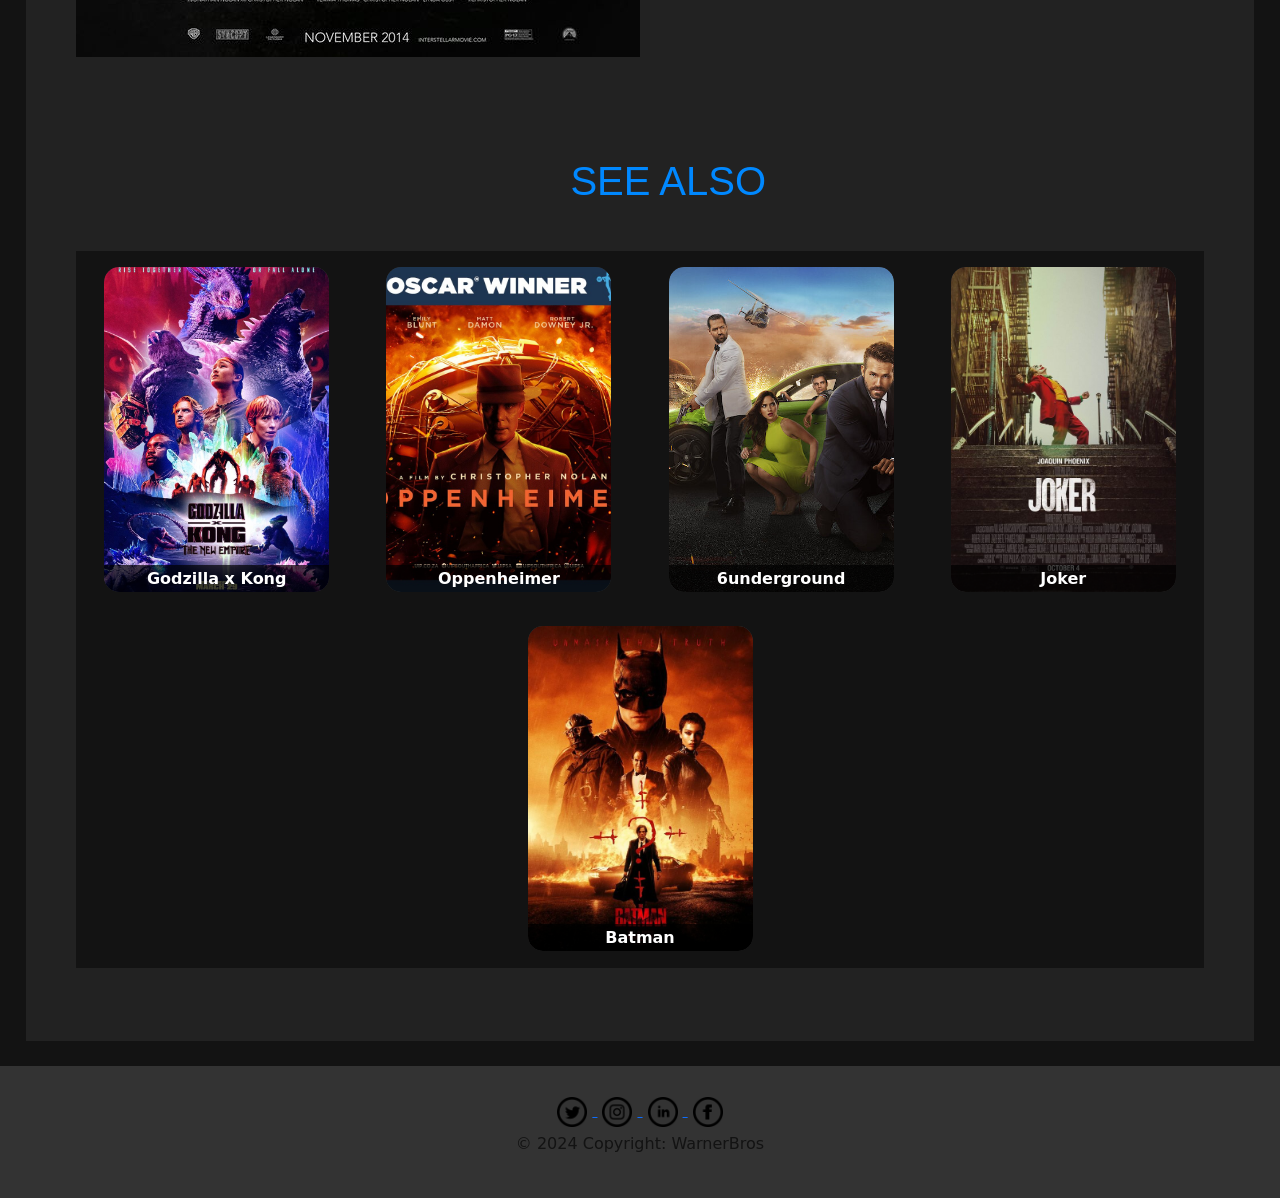
<file: intersteller.html>
<!DOCTYPE html>
<html lang="en">
<head>
    <meta charset="UTF-8">
    <meta name="viewport" content="width=device-width, initial-scale=1.0">
    <title>Interstellar</title>
    <link rel="stylesheet" href="style.css">
    <link rel="stylesheet" href="style2.css">
    <link rel="stylesheet" href="style3.css">
    <link href="https://cdn.jsdelivr.net/npm/bootstrap@5.3.3/dist/css/bootstrap.min.css" rel="stylesheet" integrity="sha384-QWTKZyjpPEjISv5WaRU9OFeRpok6YctnYmDr5pNlyT2bRjXh0JMhjY6hW+ALEwIH" crossorigin="anonymous">

</head>
<body>
<header>
    <nav class="navbar navbar-dark bg-dark fixed-top">
        <div class="container-fluid">
          <a class="navbar-brand" href="#">
            <img src="Warner_Bros_logo.svg.png" alt="Logo" width="30" height="25" class="d-inline-block align-text-top">
            WarnerBros
          </a>
          <button class="navbar-toggler" type="button" data-bs-toggle="offcanvas" data-bs-target="#offcanvasDarkNavbar" aria-controls="offcanvasDarkNavbar" aria-label="Toggle navigation">
            <span class="navbar-toggler-icon"></span>
          </button>
          <div class="offcanvas offcanvas-end text-bg-dark" tabindex="-1" id="offcanvasDarkNavbar" aria-labelledby="offcanvasDarkNavbarLabel">
            <div class="offcanvas-header">
              <button type="button" class="btn-close btn-close-white" data-bs-dismiss="offcanvas" aria-label="Close"></button>
            </div>
            <div class="offcanvas-body">
              <ul class="navbar-nav justify-content-end flex-grow-1 pe-3">
                <li class="nav-item">
                  <a class="nav-link active" aria-current="page" href="index.html">Home</a>

                </li>
                <li class="nav-item">
                  <a class="nav-link" href="movies.html">Movies</a>

                </li>
                <li class="nav-item">
                  <a class="nav-link" href="shows.html">TV Shows</a>

                </li>
                <li class="nav-item">
                  <a class="nav-link" href="games.html">Apps & Games</a>

                </li>
                <li class="nav-item">
                  <a class="nav-link" href="login.html">Account</a>


                </li>

              </ul>
              <form class="d-flex mt-3" role="search">
                <input class="form-control me-2" type="search" placeholder="Search" aria-label="Search">
                <button class="btn btn-success" type="submit">Search</button>
              </form>
            </div>
          </div>
        </div>
      </nav>

</header>
    <main>
        <section class="hero">
            <img src="interstellar2.jpg" alt="topboy">
            <div class="hero-text">
                <h1>Intersteller</h1>
                <a href="https://www.youtube.com/watch?v=zSWdZVtXT7E" class="button-link">
                  <button>Watch Trailer</button>
                </a>
              
            </div>
        </section>

        <section class="about">
            <img src="inter.jpg" alt="topboyposter">
            <div class="about-text">
                <h2>About</h2>
                <p><strong>Genres:</strong></p>
                <p>2014 | Science Fiction, Adventure, Drama</p>
                <p>"Interstellar" follows a team of explorers who travel through a wormhole in space in an attempt to ensure humanity's survival. The film explores complex themes of love, sacrifice, and the nature of time and space.</p>
                <p><strong>Directed by:</strong> </p>
                <p>Christopher Nolan</p>
                <p><strong>Screenplay by:</strong> </p>
                <p>Jonathan Nolan and Christopher Nolan</p>
                <p><strong>Cast:</strong> </p>
                <p>Matthew McConaughey as Joseph Cooper
                  Anne Hathaway as Dr. Amelia Brand
                  Jessica Chastain as Murph (adult)
                  Bill Irwin as TARS (voice and puppeteer)
                  Ellen Burstyn as Murph (older)
                  Michael Caine as Professor John Brand
                  Mackenzie Foy as Murph (young)
                  Timothée Chalamet as Tom (young)
                  Casey Affleck as Tom (adult)
                  Topher Grace as Getty
                  Wes Bentley as Doyle
                  David Gyasi as Romilly
                  John Lithgow as Donald
                  Matt Damon as Dr. Mann</p>
            </div>
        </section>

        <section class="see-also">
          <h2>SEE ALSO</h2>
          <div class="video">
           <a href="godzilla.html" class="thumbnail">
             <img src="godzilla.jpg" alt="Video5">
             <div class="title">Godzilla x Kong</div>
           </a>
           <div class="thumbnail">
             <img src="oppenheimer.jpg" alt="Video 6">
             <div class="title">Oppenheimer</div>
           </div>
           <div class="thumbnail">
             <img src="6underground.jpg" alt="Video7">
             <div class="title">6underground</div>
           </div>
           <div class="thumbnail">
             <img src="joker.jpg" alt="Video7">
             <div class="title">Joker</div>
           </div>
           <div class="thumbnail">
             <img src="batman.jpg" alt="Video7">
             <div class="title">Batman</div>
           </div> 
          </div>
        </section>

    </main>

    <footer>

      <a href="https://x.com/warnerbros">
        <img src="twitter.png" alt="twitter">
      </a>
      <a href="https://x.com/warnerbros">
        <img src="instagram.png" alt="instagram">
      </a>
      <a href="https://x.com/warnerbros">
        <img src="linkdln.png" alt="linkdln">
      </a>
      <a href="https://x.com/warnerbros">
        <img src="facebook.png" alt="facebook">
      </a>

      <p> © 2024 Copyright: WarnerBros </p>
    </footer>
   
    <script src="https://cdn.jsdelivr.net/npm/bootstrap@5.3.3/dist/js/bootstrap.bundle.min.js" integrity="sha384-YvpcrYf0tY3lHB60NNkmXc5s9fDVZLESaAA55NDzOxhy9GkcIdslK1eN7N6jIeHz" crossorigin="anonymous"></script>
</body>
</html>
</file>
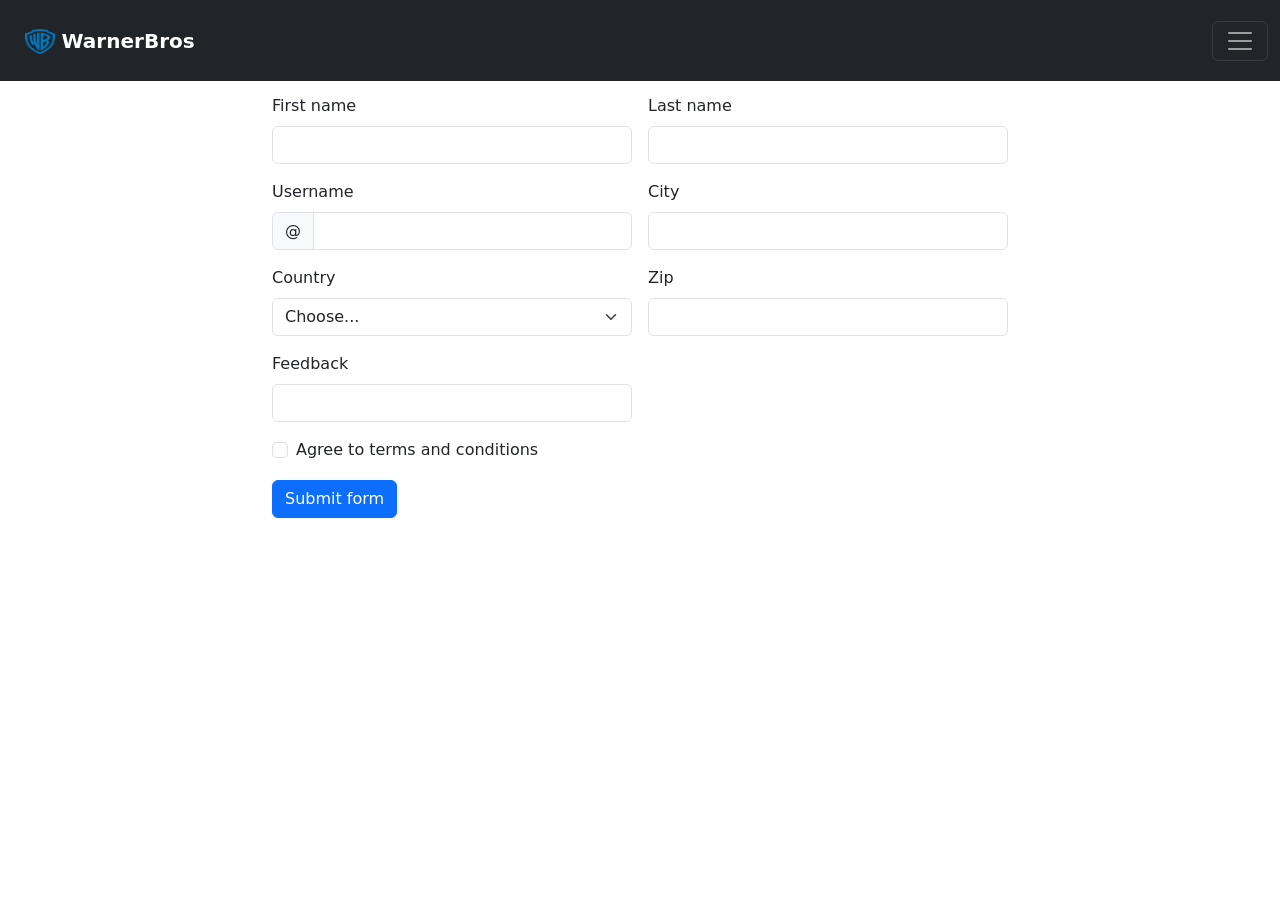
<file: login.html>
<!DOCTYPE html>
<html>
<head>
<meta charset="UTF-8">
<meta name="viewport" content="width=device-width, initial-scale=1.0">
<title>Login Page</title>
<link rel="stylesheet" href="style.css">
<link rel="stylesheet" href="style2.css">
<link href="https://cdn.jsdelivr.net/npm/bootstrap@5.3.3/dist/css/bootstrap.min.css" rel="stylesheet" integrity="sha384-QWTKZyjpPEjISv5WaRU9OFeRpok6YctnYmDr5pNlyT2bRjXh0JMhjY6hW+ALEwIH" crossorigin="anonymous">

</head>
<body>
    <header>
    
        <nav class="navbar navbar-dark bg-dark fixed-top">
          <div class="container-fluid">
            <a class="navbar-brand" href="#">
              <img src="Warner_Bros_logo.svg.png" alt="Logo" width="30" height="25" class="d-inline-block align-text-top">
              WarnerBros
            </a>
            <button class="navbar-toggler" type="button" data-bs-toggle="offcanvas" data-bs-target="#offcanvasDarkNavbar" aria-controls="offcanvasDarkNavbar" aria-label="Toggle navigation">
              <span class="navbar-toggler-icon"></span>
            </button>
            <div class="offcanvas offcanvas-end text-bg-dark" tabindex="-1" id="offcanvasDarkNavbar" aria-labelledby="offcanvasDarkNavbarLabel">
              <div class="offcanvas-header">
                <button type="button" class="btn-close btn-close-white" data-bs-dismiss="offcanvas" aria-label="Close"></button>
              </div>
              <div class="offcanvas-body">
                <ul class="navbar-nav justify-content-end flex-grow-1 pe-3">
                  <li class="nav-item">
                    <a class="nav-link active" aria-current="page" href="index.html">Home</a>

                  </li>
                  <li class="nav-item">
                    <a class="nav-link" href="movies.html">Movies</a>

                  </li>
                  <li class="nav-item">
                    <a class="nav-link" href="shows.html">TV Shows</a>

                  </li>
                  <li class="nav-item">
                    <a class="nav-link" href="games.html">Apps & Games</a>

                  </li>
                  <li class="nav-item">
                    <a class="nav-link" href="login.html">Account</a>

                  </li>

                </ul>
                <form class="d-flex mt-3" role="search">
                  <input class="form-control me-2" type="search" placeholder="Search" aria-label="Search">
                  <button class="btn btn-success" type="submit">Search</button>
                </form>
              </div>
            </div>
          </div>
        </nav>
      </header>
      
      <div class="container">
        <div class="row justify-content-center">
            <div class="col-md-8">
                <form class="row g-3 needs-validation" novalidate>
                    <div class="col-md-6">
                        <label for="validationCustom01" class="form-label">First name</label>
                        <input type="text" class="form-control" id="validationCustom01" value="" required>
                        <div class="valid-feedback">
                            Looks good!
                        </div>
                    </div>
                    <div class="col-md-6">
                        <label for="validationCustom02" class="form-label">Last name</label>
                        <input type="text" class="form-control" id="validationCustom02" value="" required>
                        <div class="valid-feedback">
                            Looks good!
                        </div>
                    </div>
                    <div class="col-md-6">
                        <label for="validationCustomUsername" class="form-label">Username</label>
                        <div class="input-group has-validation">
                            <span class="input-group-text" id="inputGroupPrepend">@</span>
                            <input type="text" class="form-control" id="validationCustomUsername" aria-describedby="inputGroupPrepend" required>
                            <div class="invalid-feedback">
                                Please choose a username.
                            </div>
                        </div>
                    </div>
                    <div class="col-md-6">
                        <label for="validationCustom03" class="form-label">City</label>
                        <input type="text" class="form-control" id="validationCustom03" required>
                        <div class="invalid-feedback">
                            Please provide a valid city.
                        </div>
                    </div>
                    <div class="col-md-6">
                        <label for="validationCustom04" class="form-label">Country</label>
                        <select class="form-select" id="validationCustom04" required>
                            <option selected disabled value="">Choose...</option>
                            <option>Botswana</option>
                            <option>Zimbabwe</option>
                            <option>South Africa</option>
                            <option>Zambia</option>
                            <option>Malawi</option>
                        </select>
                        <div class="invalid-feedback">
                            Please select a valid state.
                        </div>
                    </div>
                    <div class="col-md-6">
                        <label for="validationCustom05" class="form-label">Zip</label>
                        <input type="text" class="form-control" id="validationCustom05" required>
                        <div class="invalid-feedback">
                            Please provide a valid zip.
                        </div>
                    </div>
                    <div class="col-md-6">
                      <label for="validationCustom05" class="form-label">Feedback</label>
                      <input type="text" class="form-control" id="validationCustom05" required>
                      <div class="invalid-feedback">
                          Please provide a valid zip.
                      </div>
                  </div>
                    <div class="col-12">
                        <div class="form-check">
                            <input class="form-check-input" type="checkbox" value="" id="invalidCheck" required>
                            <label class="form-check-label" for="invalidCheck">
                                Agree to terms and conditions
                            </label>
                            <div class="invalid-feedback">
                                You must agree before submitting.
                            </div>
                        </div>
                    </div>
                    <div class="col-12">
                        <a href="index.html">
                            <button class="btn btn-primary" type="submit">Submit form</button>
                        </a>
                    </div>
                </form>
            </div>
        </div>
    </div>

      <script src="https://cdn.jsdelivr.net/npm/bootstrap@5.3.3/dist/js/bootstrap.bundle.min.js" integrity="sha384-YvpcrYf0tY3lHB60NNkmXc5s9fDVZLESaAA55NDzOxhy9GkcIdslK1eN7N6jIeHz" crossorigin="anonymous"></script>
    </body>
<script src="script.js"></script>

</html>
</file>
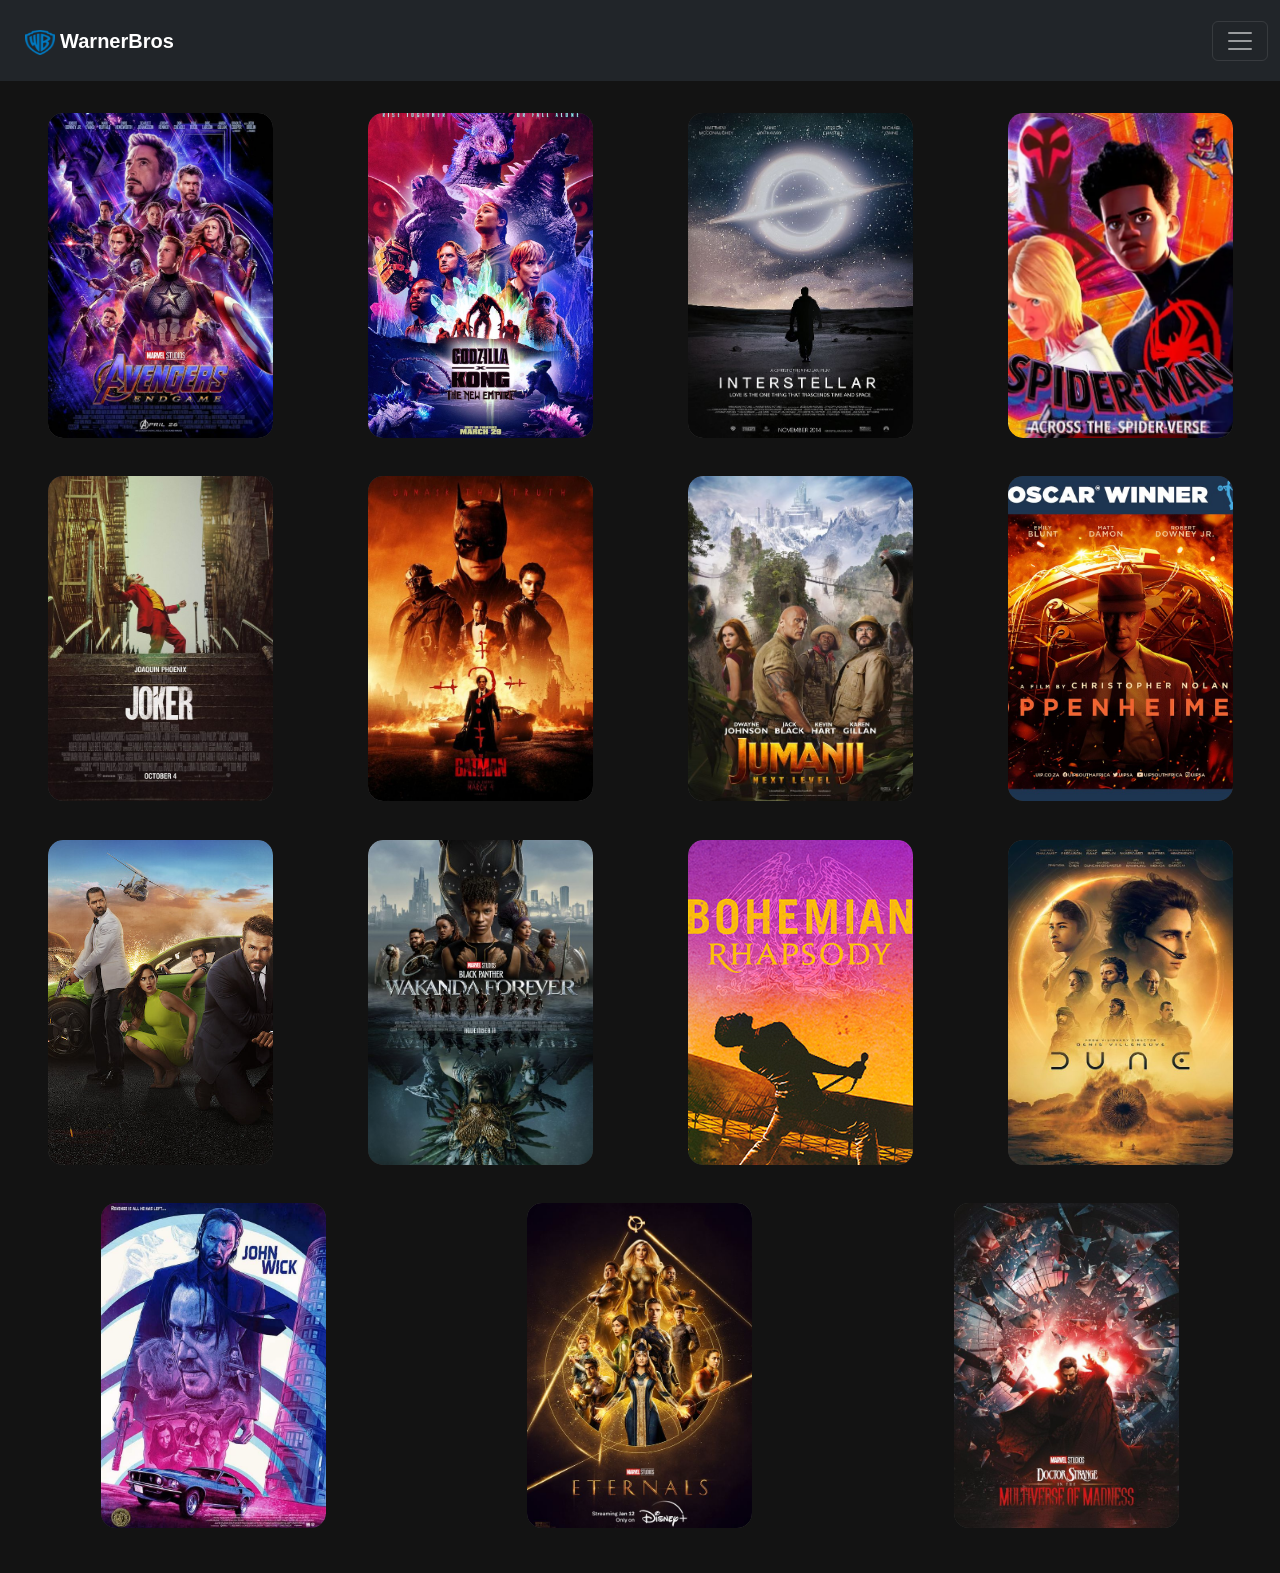
<file: movies.html>
<!DOCTYPE html>
<html lang="en">
<head>
<meta charset="UTF-8">
<meta name="viewport" content="width=device-width, initial-scale=1.0">
<title>Movie Gallery</title>
<link rel="stylesheet" href="style.css">
<link rel="stylesheet" href="style2.css">
<link href="https://cdn.jsdelivr.net/npm/bootstrap@5.3.3/dist/css/bootstrap.min.css" rel="stylesheet" integrity="sha384-QWTKZyjpPEjISv5WaRU9OFeRpok6YctnYmDr5pNlyT2bRjXh0JMhjY6hW+ALEwIH" crossorigin="anonymous">


<style>
  body {
  font-family: Arial, sans-serif;
  margin: 0%;
  padding: 0%;
  background-color: #131313;
  color: #131313;
}
</style>
</head>
<body>
  <header>

    <nav class="navbar navbar-dark bg-dark fixed-top">
      <div class="container-fluid">
        <a class="navbar-brand" href="#">
          <img src="Warner_Bros_logo.svg.png" alt="Logo" width="30" height="25" class="d-inline-block align-text-top">
          WarnerBros
        </a>
        <button class="navbar-toggler" type="button" data-bs-toggle="offcanvas" data-bs-target="#offcanvasDarkNavbar" aria-controls="offcanvasDarkNavbar" aria-label="Toggle navigation">
          <span class="navbar-toggler-icon"></span>
        </button>
        <div class="offcanvas offcanvas-end text-bg-dark" tabindex="-1" id="offcanvasDarkNavbar" aria-labelledby="offcanvasDarkNavbarLabel">
          <div class="offcanvas-header">
            <button type="button" class="btn-close btn-close-white" data-bs-dismiss="offcanvas" aria-label="Close"></button>
          </div>
          <div class="offcanvas-body">
            <ul class="navbar-nav justify-content-end flex-grow-1 pe-3">
              <li class="nav-item">
                <a class="nav-link active" aria-current="page" href="index.html">Home</a>

              </li>
              <li class="nav-item">
                <a class="nav-link" href="movies.html">Movies</a>

              </li>
              <li class="nav-item">
                <a class="nav-link" href="shows.html">TV Shows</a>

              </li>
              <li class="nav-item">
                <a class="nav-link" href="games.html">Apps & Games</a>

              </li>
              <li class="nav-item">
                <a class="nav-link" href="login.html">Account</a>


              </li>

            </ul>
            <form class="d-flex mt-3" role="search">
              <input class="form-control me-2" type="search" placeholder="Search" aria-label="Search">
              <button class="btn btn-success" type="submit">Search</button>
            </form>
          </div>
        </div>
      </div>
    </nav>
  </header>

  <div class="video">
    <a href="endgame.html" class="thumbnail">
      <img src="endgame.jpg" alt="Movie 1">
      <div class="movie-name">Movie 1</div>
    </a>
    <a href="godzilla.html" class="thumbnail">
      <img src="godzilla.jpg" alt="Movie 2">
      <div class="movie-name">Movie 2</div>
    </a>
    <a href="intersteller.html" class="thumbnail">
      <img src="inter.jpg" alt="Movie 3">
      <div class="movie-name">Movie 3</div>
    </a> 
  <div class="thumbnail">
    <img src="acrosstheuniverse.jpg" alt="Movie 4">
    <div class="movie-name">Movie 4</div>
  </div>
  <div class="thumbnail">
    <img src="joker.jpg" alt="Movie 2">
    <div class="movie-name">Movie 2</div>
  </div>

    <div class="thumbnail">
    <img src="batman.jpg" alt="Movie 1">
    <div class="movie-name">Movie 1</div>
  </div>
  <div class="thumbnail">
    <img src="jumanji.jpg" alt="Movie 2">
    <div class="movie-name">Movie 2</div>
  </div>
  <div class="thumbnail">
    <img src="oppenheimer.jpg" alt="Movie 3">
    <div class="movie-name">Movie 3</div>
  </div>  
  <div class="thumbnail">
    <img src="6underground.jpg" alt="Movie 4">
    <div class="movie-name">Movie 4</div>
  </div>
  <div class="thumbnail">
    <img src="wakanda.jpg" alt="Movie 2">
    <div class="movie-name">Movie 2</div>
  </div>
  <a href="bohemian.html" class="thumbnail">
    <img src="bohemian.jpg" alt="Movie 3">
    <div class="movie-name">Movie 3</div>
  </a>  
  <div class="thumbnail">
    <img src="dune.jpg" alt="Movie 2">
    <div class="movie-name">Movie 2</div>
  </div>
  <div class="thumbnail">
    <img src="john.jpg" alt="Movie 3">
    <div class="movie-name">Movie 3</div>
  </div>  
  <div class="thumbnail">
    <img src="eternals.jpg" alt="Movie 4">
    <div class="movie-name">Movie 4</div>
  </div>
  <div class="thumbnail">
    <img src="doctor.jpg" alt="Movie 2">
    <div class="movie-name">Movie 2</div>
  </div>

</div>  
  <!-- Add more movie divs as needed -->
<script src="https://cdn.jsdelivr.net/npm/bootstrap@5.3.3/dist/js/bootstrap.bundle.min.js" integrity="sha384-YvpcrYf0tY3lHB60NNkmXc5s9fDVZLESaAA55NDzOxhy9GkcIdslK1eN7N6jIeHz" crossorigin="anonymous"></script>

</body>
<script src="script.js"></script>

</html>
</file>
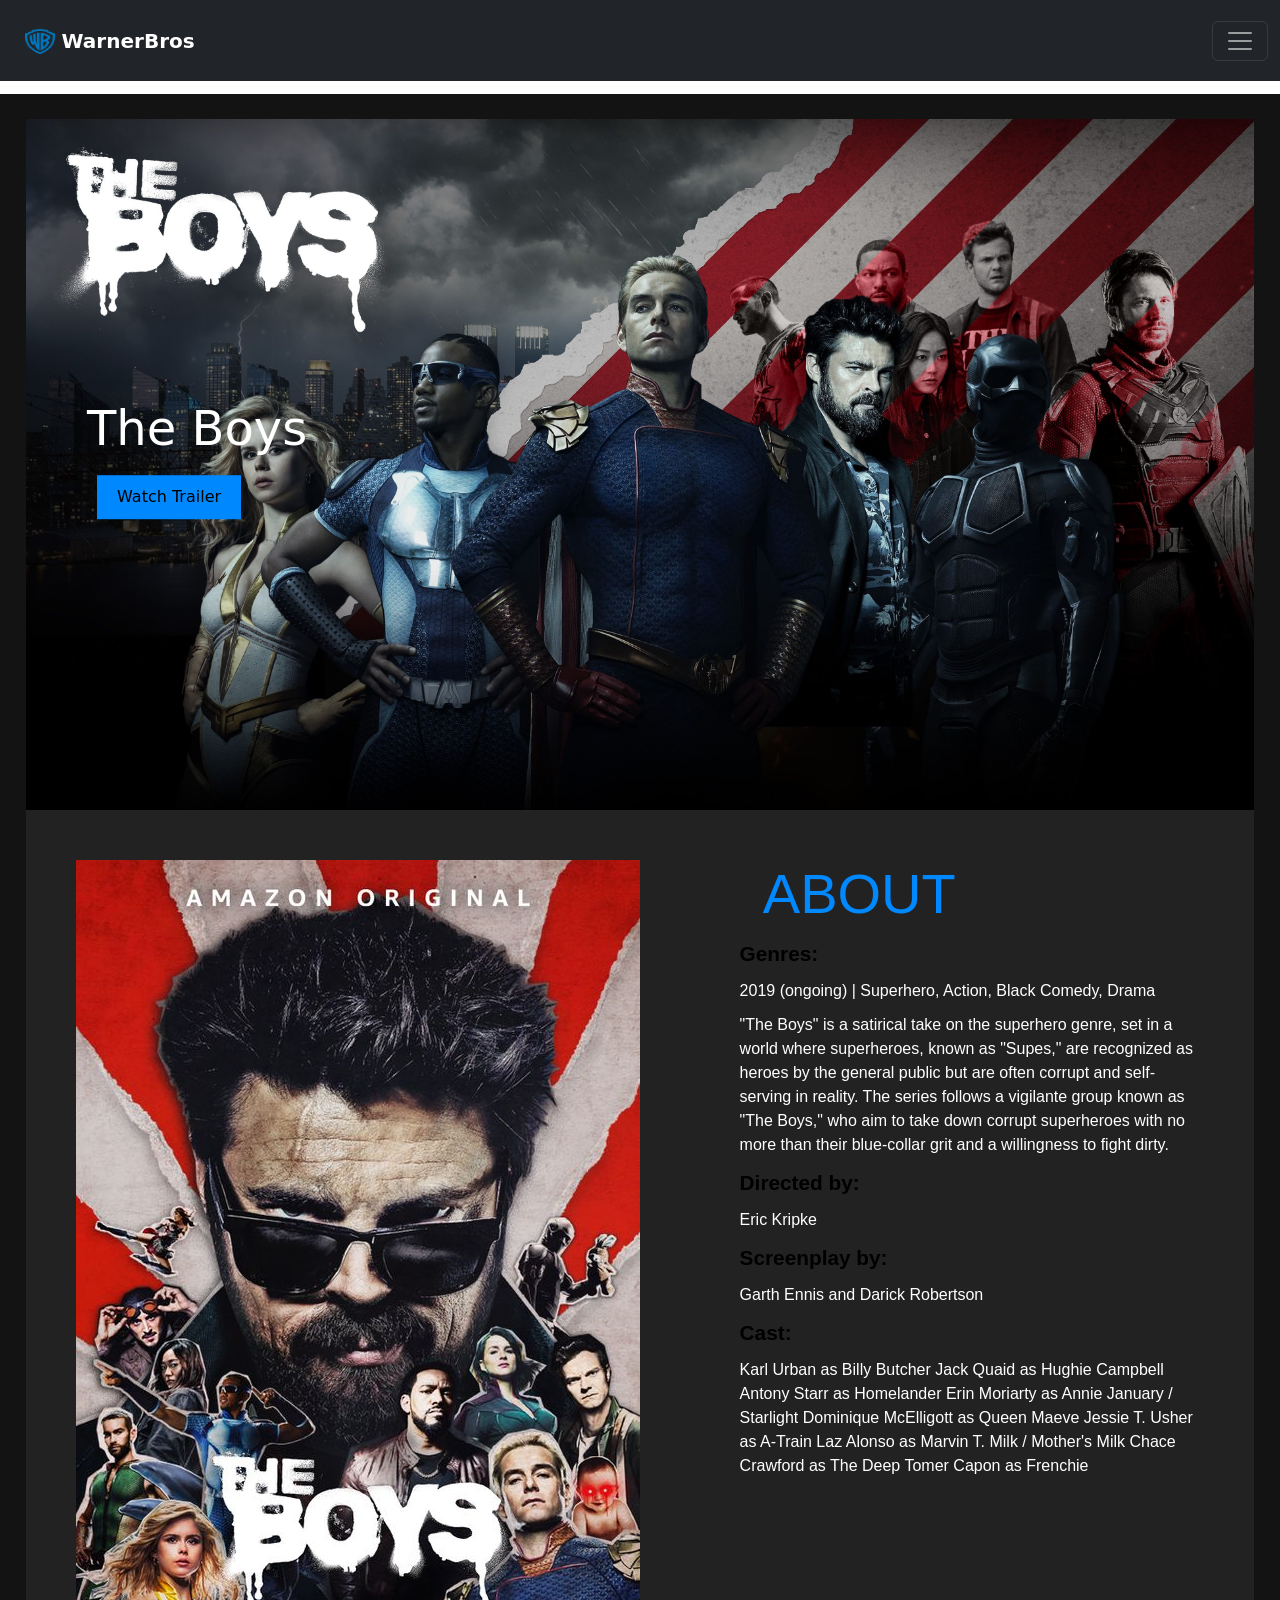
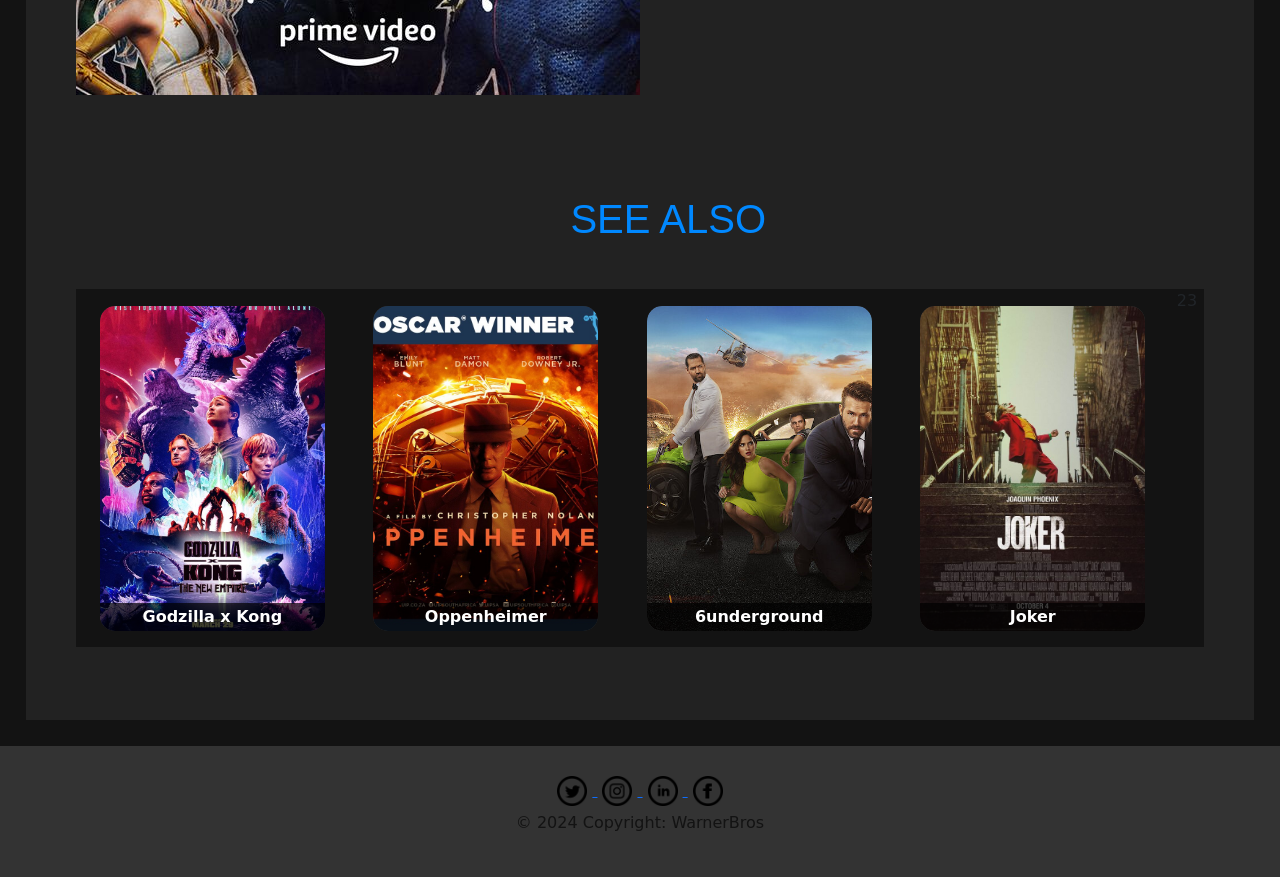
<file: theboys.html>
<!DOCTYPE html>
<html lang="en">
<head>
    <meta charset="UTF-8">
    <meta name="viewport" content="width=device-width, initial-scale=1.0">
    <title>The Boys</title>
    <link rel="stylesheet" href="style.css">
    <link rel="stylesheet" href="style2.css">
    <link rel="stylesheet" href="style3.css">
    <link href="https://cdn.jsdelivr.net/npm/bootstrap@5.3.3/dist/css/bootstrap.min.css" rel="stylesheet" integrity="sha384-QWTKZyjpPEjISv5WaRU9OFeRpok6YctnYmDr5pNlyT2bRjXh0JMhjY6hW+ALEwIH" crossorigin="anonymous">

</head>
<body>
<header>
    <nav class="navbar navbar-dark bg-dark fixed-top">
        <div class="container-fluid">
          <a class="navbar-brand" href="#">
            <img src="Warner_Bros_logo.svg.png" alt="Logo" width="30" height="25" class="d-inline-block align-text-top">
            WarnerBros
          </a>
          <button class="navbar-toggler" type="button" data-bs-toggle="offcanvas" data-bs-target="#offcanvasDarkNavbar" aria-controls="offcanvasDarkNavbar" aria-label="Toggle navigation">
            <span class="navbar-toggler-icon"></span>
          </button>
          <div class="offcanvas offcanvas-end text-bg-dark" tabindex="-1" id="offcanvasDarkNavbar" aria-labelledby="offcanvasDarkNavbarLabel">
            <div class="offcanvas-header">
              <button type="button" class="btn-close btn-close-white" data-bs-dismiss="offcanvas" aria-label="Close"></button>
            </div>
            <div class="offcanvas-body">
              <ul class="navbar-nav justify-content-end flex-grow-1 pe-3">
                <li class="nav-item">
                  <a class="nav-link active" aria-current="page" href="index.html">Home</a>

                </li>
                <li class="nav-item">
                  <a class="nav-link" href="movies.html">Movies</a>

                </li>
                <li class="nav-item">
                  <a class="nav-link" href="shows.html">TV Shows</a>

                </li>
                <li class="nav-item">
                  <a class="nav-link" href="games.html">Apps & Games</a>

                </li>
                <li class="nav-item">
                  <a class="nav-link" href="login.html">Account</a>


                </li>

              </ul>
              <form class="d-flex mt-3" role="search">
                <input class="form-control me-2" type="search" placeholder="Search" aria-label="Search">
                <button class="btn btn-success" type="submit">Search</button>
              </form>
            </div>
          </div>
        </div>
      </nav>

</header>
    <main>
        <section class="hero">
            <img src="theboys2.jpg" alt="topboy">
            <div class="hero-text">
                <h1>The Boys</h1>
                <a href="https://www.youtube.com/watch?v=VQGCKyvzIM4" class="button-link">
                  <button>Watch Trailer</button>
                </a>
              
            </div>
        </section>

        <section class="about">
            <img src="theboys.jpg" alt="topboyposter">
            <div class="about-text">
                <h2>About</h2>
                <p><strong>Genres:</strong></p>
                <p>2019 (ongoing) | Superhero, Action, Black Comedy, Drama </p>
                <p>"The Boys" is a satirical take on the superhero genre, set in a world where superheroes, known as "Supes," are recognized as heroes by the general public but are often corrupt and self-serving in reality. The series follows a vigilante group known as "The Boys," who aim to take down corrupt superheroes with no more than their blue-collar grit and a willingness to fight dirty.</p>
                <p><strong>Directed by:</strong> </p>
                <p> Eric Kripke</p>
                <p><strong>Screenplay by:</strong> </p>
                <p>Garth Ennis and Darick Robertson</p>
                <p><strong>Cast:</strong> </p>
                <p>Karl Urban as Billy Butcher
                  Jack Quaid as Hughie Campbell
                  Antony Starr as Homelander
                  Erin Moriarty as Annie January / Starlight
                  Dominique McElligott as Queen Maeve
                  Jessie T. Usher as A-Train
                  Laz Alonso as Marvin T. Milk / Mother's Milk
                  Chace Crawford as The Deep
                  Tomer Capon as Frenchie</p>
            </div>
        </section>

        <section class="see-also">
          <h2>SEE ALSO</h2>
          <div class="video">
           <a href="godzilla.html" class="thumbnail">
             <img src="godzilla.jpg" alt="Video5">
             <div class="title">Godzilla x Kong</div>
           </a>
           <div class="thumbnail">
             <img src="oppenheimer.jpg" alt="Video 6">
             <div class="title">Oppenheimer</div>
           </div>
           <div class="thumbnail">
             <img src="6underground.jpg" alt="Video7">
             <div class="title">6underground</div>
           </div>
           <div class="thumbnail">
             <img src="joker.jpg" alt="Video7">
             <div class="title">Joker</div>
           </div>
23
          </div>
        </section>

    </main>

    <footer>

      <a href="https://x.com/warnerbros">
        <img src="twitter.png" alt="twitter">
      </a>
      <a href="https://x.com/warnerbros">
        <img src="instagram.png" alt="instagram">
      </a>
      <a href="https://x.com/warnerbros">
        <img src="linkdln.png" alt="linkdln">
      </a>
      <a href="https://x.com/warnerbros">
        <img src="facebook.png" alt="facebook">
      </a>

      <p> © 2024 Copyright: WarnerBros </p>
    </footer>
   
    <script src="https://cdn.jsdelivr.net/npm/bootstrap@5.3.3/dist/js/bootstrap.bundle.min.js" integrity="sha384-YvpcrYf0tY3lHB60NNkmXc5s9fDVZLESaAA55NDzOxhy9GkcIdslK1eN7N6jIeHz" crossorigin="anonymous"></script>
</body>
</html>
</file>
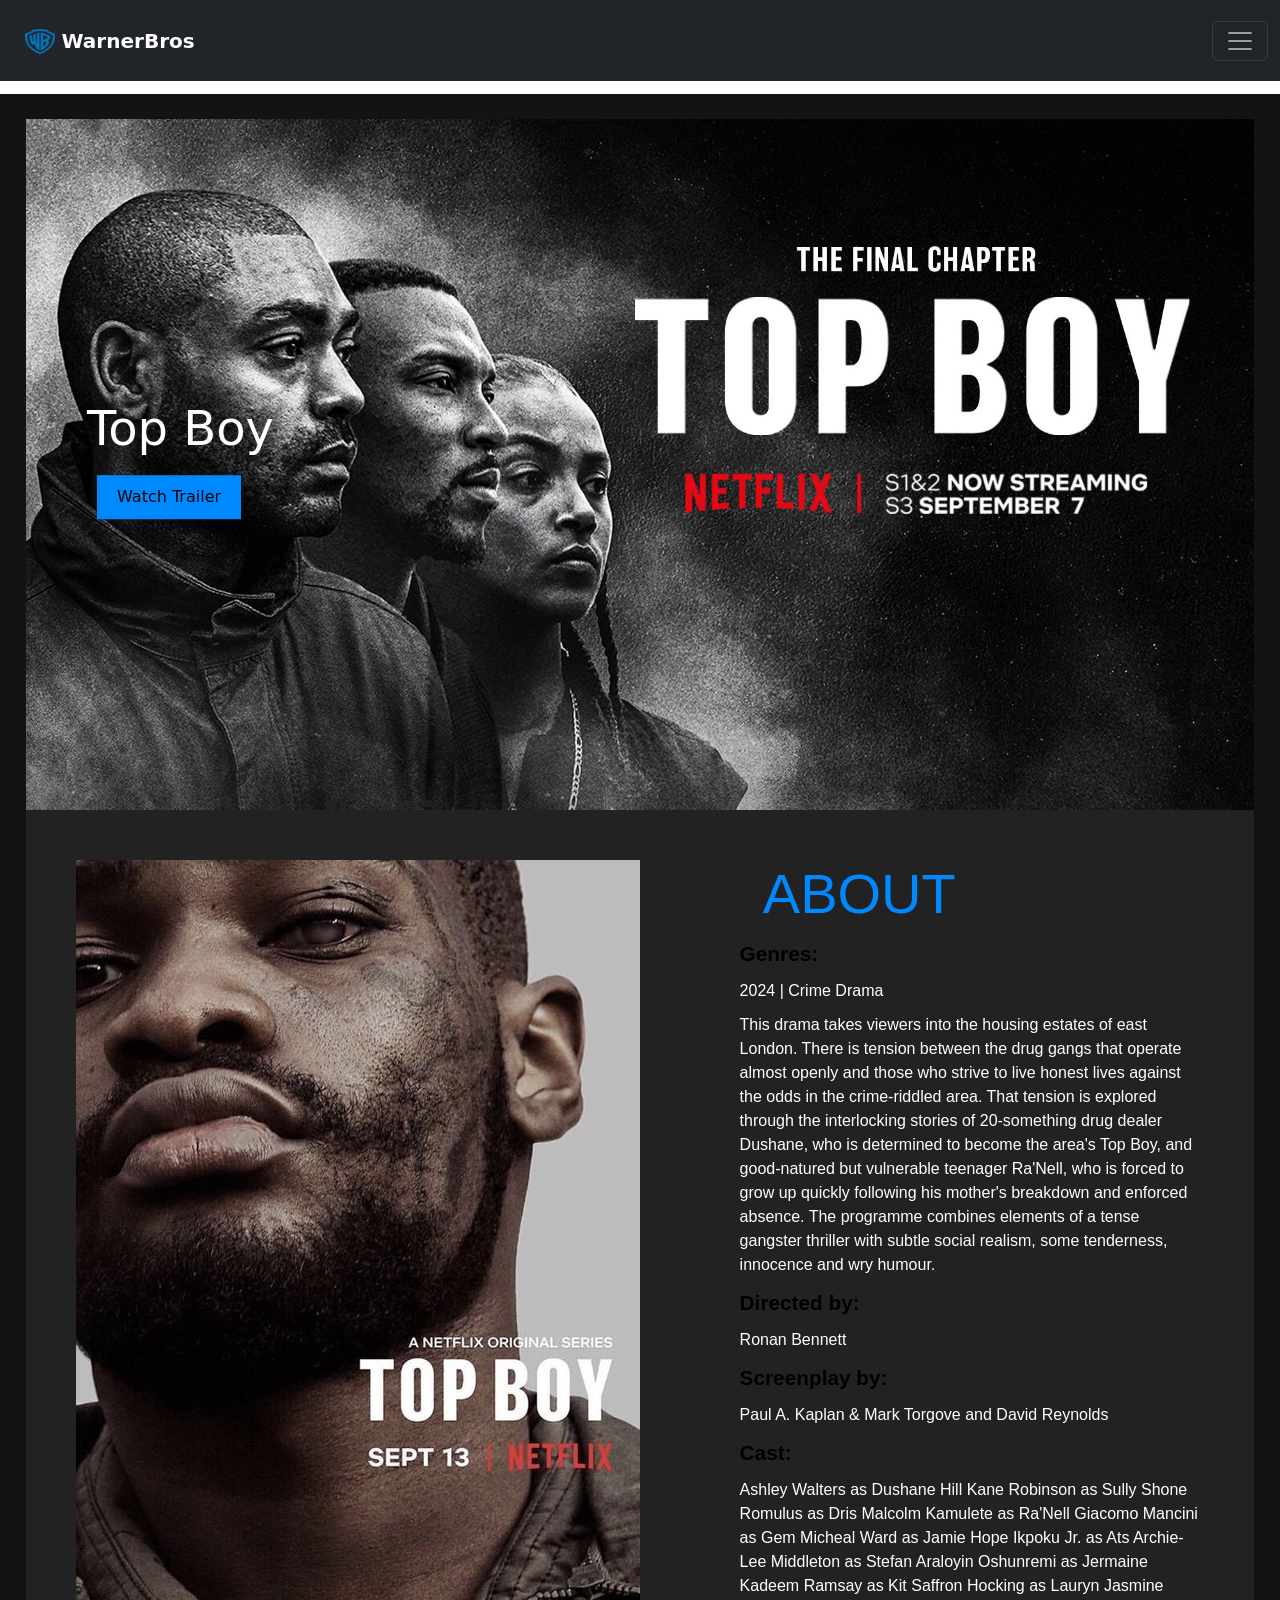
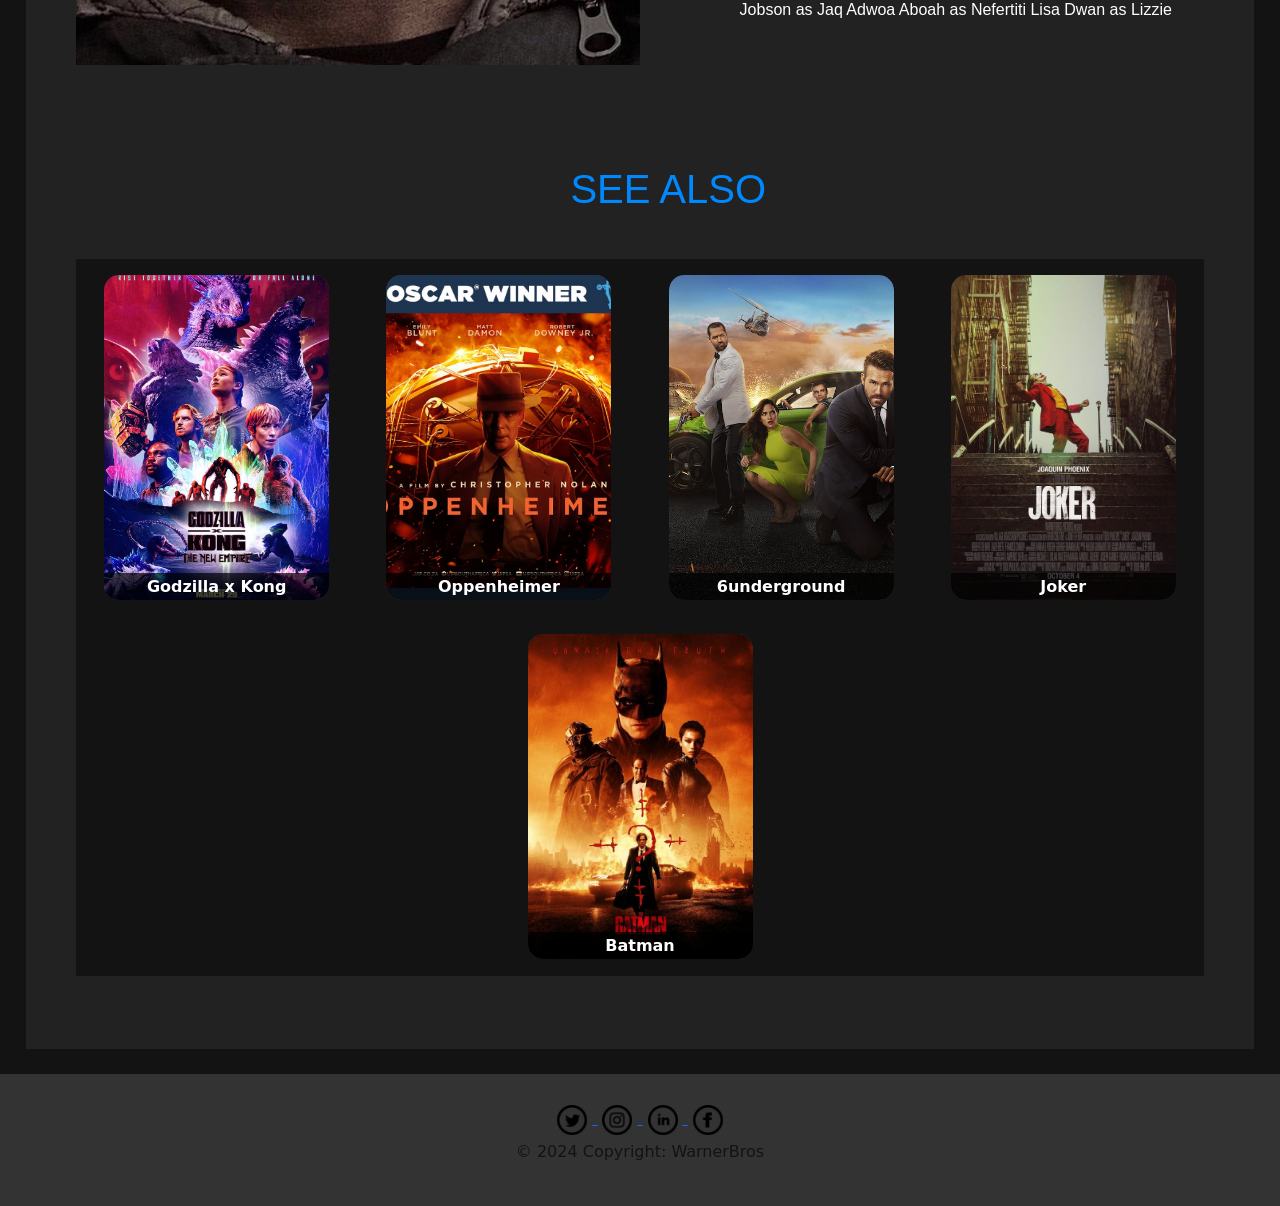
<file: topboy.html>
<!DOCTYPE html>
<html lang="en">
<head>
    <meta charset="UTF-8">
    <meta name="viewport" content="width=device-width, initial-scale=1.0">
    <title>Top Boy</title>
    <link rel="stylesheet" href="style.css">
    <link rel="stylesheet" href="style2.css">
    <link rel="stylesheet" href="style3.css">
    <link href="https://cdn.jsdelivr.net/npm/bootstrap@5.3.3/dist/css/bootstrap.min.css" rel="stylesheet" integrity="sha384-QWTKZyjpPEjISv5WaRU9OFeRpok6YctnYmDr5pNlyT2bRjXh0JMhjY6hW+ALEwIH" crossorigin="anonymous">

</head>
<body>
<header>
    <nav class="navbar navbar-dark bg-dark fixed-top">
        <div class="container-fluid">
          <a class="navbar-brand" href="#">
            <img src="Warner_Bros_logo.svg.png" alt="Logo" width="30" height="25" class="d-inline-block align-text-top">
            WarnerBros
          </a>
          <button class="navbar-toggler" type="button" data-bs-toggle="offcanvas" data-bs-target="#offcanvasDarkNavbar" aria-controls="offcanvasDarkNavbar" aria-label="Toggle navigation">
            <span class="navbar-toggler-icon"></span>
          </button>
          <div class="offcanvas offcanvas-end text-bg-dark" tabindex="-1" id="offcanvasDarkNavbar" aria-labelledby="offcanvasDarkNavbarLabel">
            <div class="offcanvas-header">
              <button type="button" class="btn-close btn-close-white" data-bs-dismiss="offcanvas" aria-label="Close"></button>
            </div>
            <div class="offcanvas-body">
              <ul class="navbar-nav justify-content-end flex-grow-1 pe-3">
                <li class="nav-item">
                  <a class="nav-link active" aria-current="page" href="index.html">Home</a>

                </li>
                <li class="nav-item">
                  <a class="nav-link" href="movies.html">Movies</a>

                </li>
                <li class="nav-item">
                  <a class="nav-link" href="shows.html">TV Shows</a>

                </li>
                <li class="nav-item">
                  <a class="nav-link" href="games.html">Apps & Games</a>

                </li>
                <li class="nav-item">
                  <a class="nav-link" href="login.html">Account</a>


                </li>

              </ul>
              <form class="d-flex mt-3" role="search">
                <input class="form-control me-2" type="search" placeholder="Search" aria-label="Search">
                <button class="btn btn-success" type="submit">Search</button>
              </form>
            </div>
          </div>
        </div>
      </nav>

</header>
    <main>
        <section class="hero">
            <img src="topboy.jpg" alt="topboy">
            <div class="hero-text">
                <h1>Top Boy</h1>
                <a href="https://www.youtube.com/watch?v=BYLYZ7OsymE" class="button-link">
                  <button>Watch Trailer</button>
                </a>
              
            </div>
        </section>

        <section class="about">
            <img src="topboy2.jpg" alt="topboyposter">
            <div class="about-text">
                <h2>About</h2>
                <p><strong>Genres:</strong></p>
                <p>2024 | Crime Drama </p>
                <p>This drama takes viewers into the housing estates of east London. There is tension between the drug gangs that operate almost openly and those who strive to live honest lives against the odds in the crime-riddled area. That tension is explored through the interlocking stories of 20-something drug dealer Dushane, who is determined to become the area's Top Boy, and good-natured but vulnerable teenager Ra'Nell, who is forced to grow up quickly following his mother's breakdown and enforced absence. The programme combines elements of a tense gangster thriller with subtle social realism, some tenderness, innocence and wry humour.</p>
                <p><strong>Directed by:</strong> </p>
                <p>Ronan Bennett</p>
                <p><strong>Screenplay by:</strong> </p>
                <p> Paul A. Kaplan & Mark Torgove and David Reynolds</p>
                <p><strong>Cast:</strong> </p>
                <p>Ashley Walters as Dushane Hill
                  Kane Robinson as Sully
                  Shone Romulus as Dris
                  Malcolm Kamulete as Ra'Nell
                  Giacomo Mancini as Gem
                  Micheal Ward as Jamie
                  Hope Ikpoku Jr. as Ats
                  Archie-Lee Middleton as Stefan
                  Araloyin Oshunremi as Jermaine
                  Kadeem Ramsay as Kit
                  Saffron Hocking as Lauryn
                  Jasmine Jobson as Jaq
                  Adwoa Aboah as Nefertiti
                  Lisa Dwan as Lizzie</p>
            </div>
        </section>

        <section class="see-also">
          <h2>SEE ALSO</h2>
          <div class="video">
           <a href="godzilla.html" class="thumbnail">
             <img src="godzilla.jpg" alt="Video5">
             <div class="title">Godzilla x Kong</div>
           </a>
           <div class="thumbnail">
             <img src="oppenheimer.jpg" alt="Video 6">
             <div class="title">Oppenheimer</div>
           </div>
           <div class="thumbnail">
             <img src="6underground.jpg" alt="Video7">
             <div class="title">6underground</div>
           </div>
           <div class="thumbnail">
             <img src="joker.jpg" alt="Video7">
             <div class="title">Joker</div>
           </div>
           <div class="thumbnail">
             <img src="batman.jpg" alt="Video7">
             <div class="title">Batman</div>
           </div> 
          </div>
        </section>

    </main>

    <footer>

      <a href="https://x.com/warnerbros">
        <img src="twitter.png" alt="twitter">
      </a>
      <a href="https://x.com/warnerbros">
        <img src="instagram.png" alt="instagram">
      </a>
      <a href="https://x.com/warnerbros">
        <img src="linkdln.png" alt="linkdln">
      </a>
      <a href="https://x.com/warnerbros">
        <img src="facebook.png" alt="facebook">
      </a>

      <p> © 2024 Copyright: WarnerBros </p>
    </footer>
   
    <script src="https://cdn.jsdelivr.net/npm/bootstrap@5.3.3/dist/js/bootstrap.bundle.min.js" integrity="sha384-YvpcrYf0tY3lHB60NNkmXc5s9fDVZLESaAA55NDzOxhy9GkcIdslK1eN7N6jIeHz" crossorigin="anonymous"></script>
</body>
</html>
</file>
<file: style.css>
body {
  font-family: Arial, sans-serif;
  margin: 0%;
  padding: 0%;
  background-color: #131313;
  color: #131313;
}

header {
  background-color: rgba(0, 0, 0, 0.7);
  padding: 2px;
  text-align: left;
  width: 100%;
  margin-bottom: 7%;
}

header h1 span {
  display: inline-block; /* Make the span a block element */
  vertical-align: middle; /* Align the span vertically */
}
header h1 {
  margin: 0;
  font-size: 2.5vw; /* Adjusted font size using vw unit */
  text-transform: uppercase;
  color: #131313; 
}
h2 {
  margin: 0 auto;
  font-size: 3.5vw; /* Adjusted font size using vw unit */
  font-family: Impact, Haettenschweiler, 'Arial Narrow Bold', sans-serif;
  text-transform: uppercase;
  color: #fff;
  text-align: left;
  margin-left: 5%; /* Adjusted margin using percentage */
}
nav {
  background-color: #000;
  padding: 2%; /* Adjusted padding using percentage */
  text-align: center;
}
header a {
  text-decoration: none;
  margin: 1%;
  color: #131313;
  font-weight: bold;
  text-align: center;
} 
main {
  padding: 2%;
}
footer {
  text-align: center;
  background-color: #333333;
  color: #131313;
  padding: 2%;
  position: bottom-absolute;
  width: 100%;
}

.video {
  display: flex;
  flex-wrap: wrap;
  justify-content: center;
  margin-bottom: 2%;
  margin-top: 4%;
  background-color: #131313;
}
.video .thumbnail {
  position: relative;
  width: 225px;
  height: 325px;
  margin: 1.5%; /* Adjusted margin using percentage */
  overflow: hidden;
  transition: transform 0.3s;
  background-color: #333;
  border-radius: 15px;
}

.video .thumbnail img {
  width: 100%;
  height: 100%;
  object-fit: cover;
  border-radius: 15px;
}

.video .thumbnail:hover {
  transform: scale(1.1);
}
.video .title {
  position: absolute;
  bottom: 0;
  left: 0;
  width: 100%;
  background-color: rgba(0, 0, 0, 0.7);
  color: #fff;
  padding: 0.8%;
  margin: 0;
  font-weight: bold;
}

.movie {
  position: relative;
  margin: 1%;
  width: 20vw; /* Adjusted width using vw unit */
  height: 30vw; /* Adjusted height using vw unit */
  overflow: hidden;
  cursor: pointer;
}

.movie img {
  width: 100%;
  height: 100%;
  transition: transform 0.3s ease;
  border-radius: 1.5vw; /* Adjusted border-radius using vw unit */
}

.thumbnail:hover img {
  transform: scale(1.1);
}

.movie-name {
  position: absolute;
  bottom: 0;
  left: 0;
  width: 100%;
  background-color: rgba(0, 0, 0, 0.7);
  color: #fff;
  padding: 0.5%;
  box-sizing: border-box;
  opacity: 0;
  transition: opacity 0.3s ease;
}

.movie:hover .movie-name {
  opacity: 1;
}

.carousel-item {
  font-family: Impact, Haettenschweiler, 'Arial Narrow Bold', sans-serif;
}
.carousel-inner {
  margin-bottom: 2%;
} 

.button {
  background-color: #1e1e1e;
}
</file>
<file: style2.css>
body {
  font-family: Arial, sans-serif;
  margin: 0%;
  padding: 0%;
  background-color: #131313;
  color: #131313;
}

/* The side navigation menu */
.sidenav {
  height: 100%; /* 100% Full-height */
  width: 0; /* 0 width - change this with JavaScript */
  position: fixed; /* Stay in place */
  z-index: 1; /* Stay on top */
  top: 0;
  left: 0;
  background-color: #111; /* Black*/
  overflow-x: hidden; /* Disable horizontal scroll */
  padding-top: 60px; /* Place content 60px from the top */
  transition: 0.5s; /* 0.5 second transition effect to slide in the sidenav */
}

/* The navigation menu links */
.sidenav a {
  padding: 8px 8px 8px 32px;
  text-decoration: none;
  font-size: 30px;
  color: #818181;
  display: block;
  transition: 0.3s;
}

/* When you mouse over the navigation links, change their color */
.sidenav a:hover {
  color: #f1f1f1;
}

/* Position and style the close button (top right corner) */
.sidenav .closebtn {
  position: absolute;
  top: 0;
  right: 25px;
  font-size: 36px;
  margin-left: 50px;
}

/* Style page content - use this if you want to push the page content to the right when you open the side navigation */
main {
background-color: #131313;
}

* {box-sizing:border-box}

/* Slideshow container */
.slideshow-container {
  max-width: 100%;
  position: relative;
  margin: auto;
  border-radius: 15px;
  height: 700px; /* Adjust the height value as needed */
  overflow: hidden;
}
  /* Image within the slideshow container */
.slideshow-container img {
  width: auto; /* Allows the image to maintain its aspect ratio */
  height: 100%; /* Adjusts the height of the image to fill the container */
  object-fit: cover; /* Ensures the image covers the entire container while maintaining aspect ratio */
}



/* Hide the images by default */
.mySlides {
  display: none;
}

/* Next & previous buttons */
.prev, .next {
  cursor: pointer;
  position: absolute;
  top: 50%;
  width: auto;
  margin-top: -22px;
  padding: 16px;
  color: white;
  font-weight: bold;
  font-size: 18px;
  transition: 0.6s ease;
  border-radius: 0 3px 3px 0;
  user-select: none;
}

/* Position the "next button" to the right */
.next {
  right: 0;
  border-radius: 3px 0 0 3px;
}

/* On hover, add a black background color with a little bit see-through */
.prev:hover, .next:hover {
  background-color: rgba(0,0,0,0.8);
}

/* Caption text */
.text {
  color: #f2f2f2;
  font-size: 20px;
  padding: 8px 12px;
  position: absolute;
  bottom: 8px;
  width: 100%;
  text-align: center;
}

/* Number text (1/3 etc) */
.numbertext {
  color: #f2f2f2;
  font-size: 12px;
  padding: 8px 12px;
  position: absolute;
  top: 0;
}

/* The dots/bullets/indicators */
.dot {
  cursor: pointer;
  height: 15px;
  width: 15px;
  margin: 0 2px;
  background-color: #bbb;
  border-radius: 50%;
  display: inline-block;
  transition: background-color 0.6s ease;
}

.active, .dot:hover {
  background-color: #717171;
}

/* Fading animation */
.fade {
  animation-name: fade;
  animation-duration: 1.5s;
}

@keyframes fade {
  from {opacity: .4}
  to {opacity: 1}
}

.custom-card {
  width: 75%; /* Adjust the width as needed */
  margin: 0 auto; /* Center the card */
}






/* Responsive Carousel */
.carousel-item img {
  width: 100%;
  height: auto;
}

/* Responsive Video Thumbnails */
.video {
  display: flex;
  flex-wrap: wrap;
  justify-content: space-around;
}

.thumbnail {
  width: 48%;
  max-width: 300px;
  margin: 10px 1%;
  box-sizing: border-box;
}



/* Adjust title in thumbnails */
.thumbnail .title {
  text-align: center;
  margin-top: 5px;
}

/* Responsive Footer Icons */
footer a img {
  width: 30px;
  height: 30px;
  margin: 5px;
}

/* On smaller screens, where height is less than 450px, change the style of the sidenav (less padding and a smaller font size) */
@media screen and (max-height: 450px) {
  .sidenav {padding-top: 15px;}
  .sidenav a {font-size: 18px;}
}

@media screen and (max-width: 768px) {
  .video {
      flex-direction: column;
      align-items: center;
  }
  .thumbnail {
    width: 100%;
    margin-bottom: 20px;
  }
/* Responsive Navbar */
  .navbar-nav {
    flex-direction: column;
  }
  .navbar-toggler {
    display: block;
  }
  .offcanvas {
    width: 100%;
  }
/* General Styles for Smaller Screens */
  h2 {
    text-align: center;
  }
  .video .thumbnail {
    flex: 0 0 calc(50% - 3%); /* Adjusted width to fit two thumbnails per row */
    max-width: calc(50% - 3%);
    margin: 1.5%; /* Adjusted margin to create space between thumbnails */
    overflow: hidden;
    transition: transform 0.3s;
    background-color: #333;
    border-radius: 15px;
  }
  
}
/* Default styles */
/* Media query for devices with a maximum width of 768px (tablets and smaller) */
@media (max-width: 768px) {
  /* Adjust styles for smaller devices here */
  .navbar-nav {
      flex-direction: column;
  }
  .navbar-nav .nav-item {
      margin-bottom: 10px;
  }
  .offcanvas-body {
      padding: 15px;
  }
/* Media query for devices with a maximum width of 768px (phones and smaller) */
  /* Further adjust styles for even smaller devices here */
  .navbar-brand img {
      width: 25px; /* Adjust as needed */
      height: auto;
  }
  .offcanvas {
      width: 100%;
  }
  .hero-text h1 {
      font-size: 24px; /* Adjust as needed */
  }
  .button-link button {
      padding: 10px 20px; /* Adjust as needed */
      font-size: 14px; /* Adjust as needed */
  }
  .about-text p {
      font-size: 14px; /* Adjust as needed */
  }
  .thumbnail {
      width: 100%;
      margin-bottom: 10px;
  }
}
</file>
<file: style3.css>
body {
    font-family: Arial, sans-serif;
    margin: 0%;
    padding: 0%;
    background-color: #131313;
    color: #ffffff;
  }
.hero {
    position: relative;
    color: white;
}

.hero img {
    width: 100%;
    height: auto;
}

.hero-text {
    position: absolute;
    top: 50%;
    left: 5%; /* Adjust the left value to position the text to the left */
    transform: translateY(-50%); 
    text-align: left; /* Align text to the left */
}

.hero-text h1 {
    font-size: 3em;
}

.hero-text p {
    font-size: 1.5em;
}

.hero-text button {
    background-color: #0088FF;
    border: none;
    padding: 10px 20px;
    margin: 10px;
    cursor: pointer;
    font-size: 1em;
}

.about {
    display: flex;
    padding: 50px;
    background-color: #222;
}

.about img {
    width: 50%;
    height: auto;
}

.about-text {
    padding-left: 100px;
}

.about h2 {
    font-size: 3.5em;
    color: #0088FF;
}
.about p strong{
    font-size: 1.3em;
    font-family: Arial, Helvetica, sans-serif;
    display: block;
    margin-bottom: 1px;
    color: #000000;
}
.about p{
    margin: 10px 0;
    font-size: 1em;
    font-family: Arial, Helvetica, sans-serif;
    color: #fff;

}

.see-also {
    padding: 50px;
    background-color: #222;
}

.see-also h2 {
    font-size: 2.5em;
    color: #0088FF;
    text-align: center;
}

.movie-list {
    display: flex;
    justify-content: space-around;
    flex-wrap: wrap;
}

.movie-item {
    margin: 20px;
    text-align: center;
}

.movie-item img {
    width: 200px;
    height: auto;
}

/* CSS for Responsive Design */

/* General styling */
body {
    font-family: 'Karla', sans-serif;
  }
  
  /* Responsive Navbar */
  @media only screen and (max-width: 425px) {
    .navbar-nav {
      flex-direction: column;
    }
    .navbar-toggler {
      display: block;
    }
    .offcanvas {
      width: 100%;
    }
  
  
  /* Hero Section */
  .hero {
    position: relative;
    text-align: center;
    color: white;
  }
  
  .hero img {
    width: 100%;
    height: auto;
  }
  
  .hero-text h1 {
    font-size: 2em;
}
  /* About Section */
  .about {
    display: flex;
    flex-wrap: wrap;
  }
  
  .about img {
    width: 100%;
    height: auto;
  }

  .about-text {
    padding-left: 10px;
}

.about h2 {
    font-size: 3.5em;
    color: #0088FF;
}
.about p strong{
    font-size: 1.5em;

    display: block;
    margin-bottom: 1px;
    color: #000000;
}
.about p{
    margin: 10px 0;
    font-size: 1em;
    font-family: Arial, Helvetica, sans-serif;
    color: #fff;

}
  /* Adjust title in thumbnails */
  .thumbnail .title {
    text-align: center;
    margin-top: 5px;
  }
}
  /* Responsive Footer Icons */
  footer a img {
    width: 30px;
    height: 30px;
    margin: 5px;
  }
</file>
